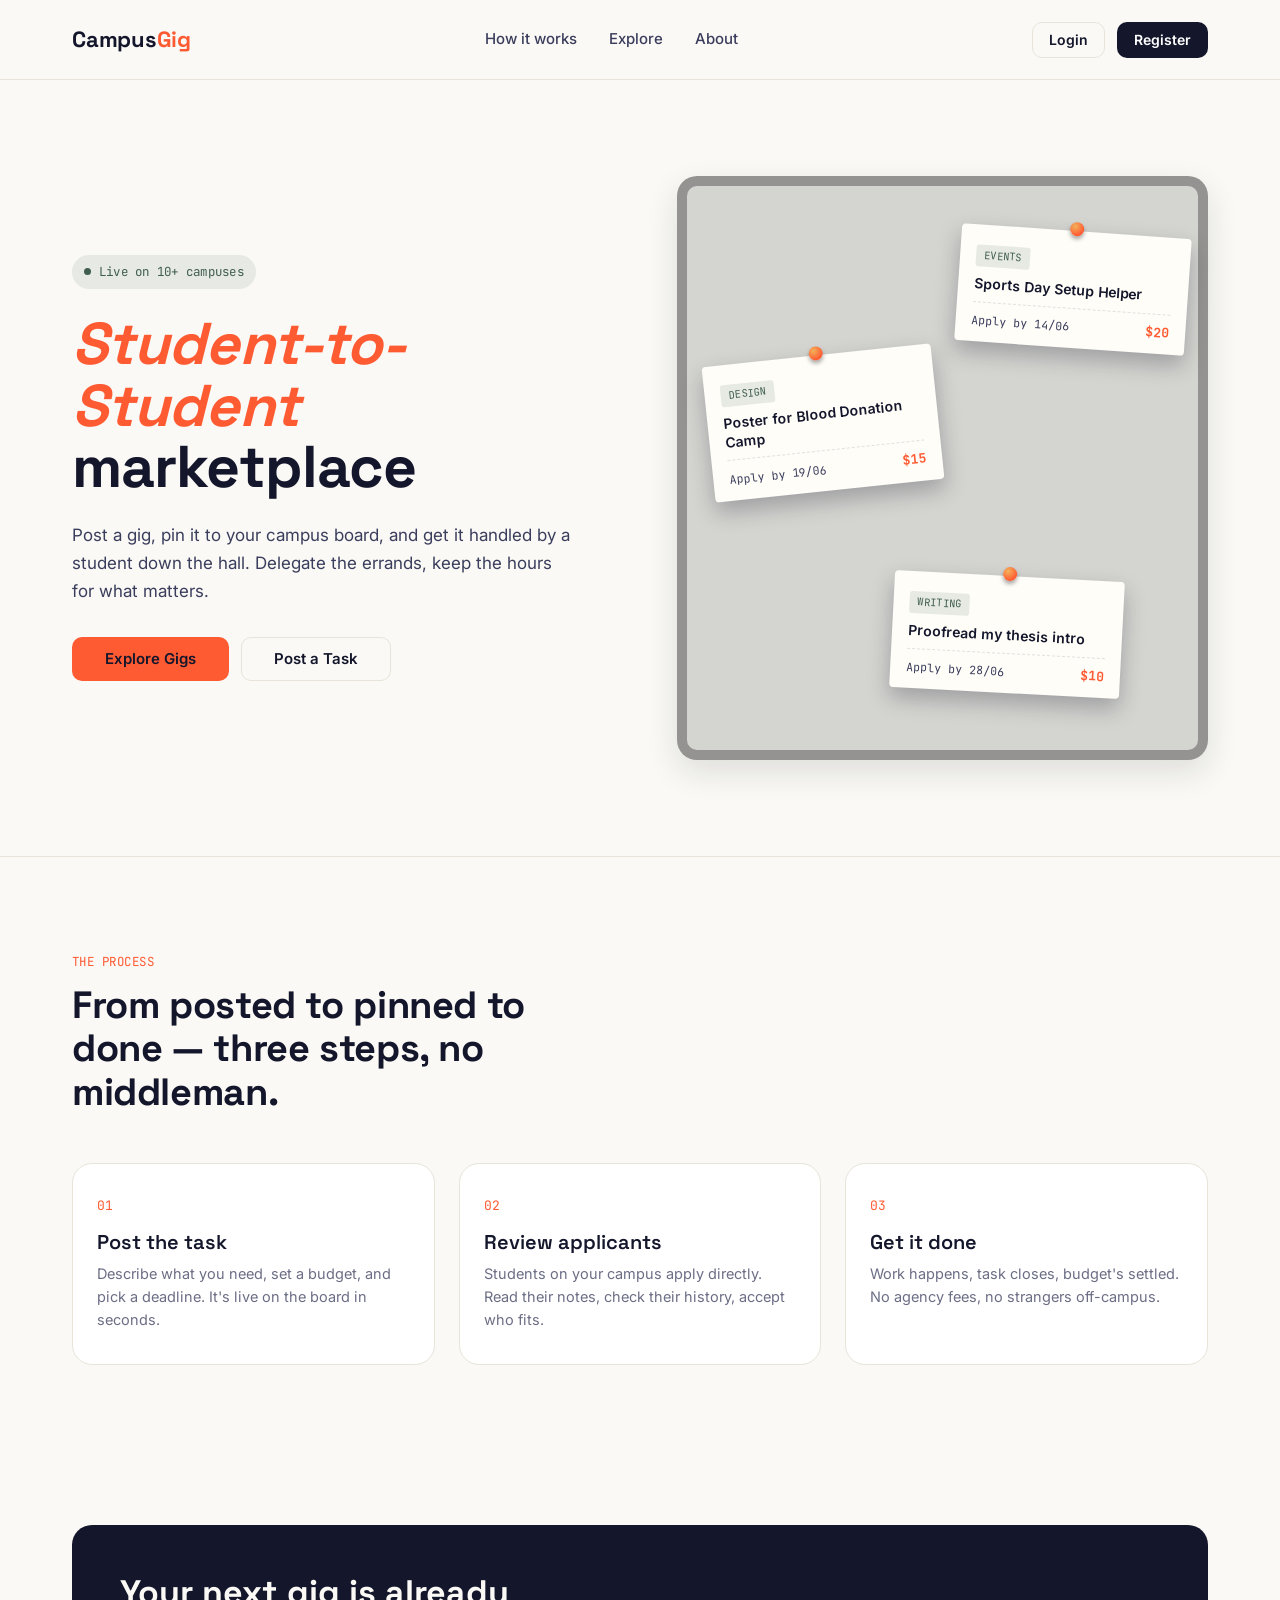
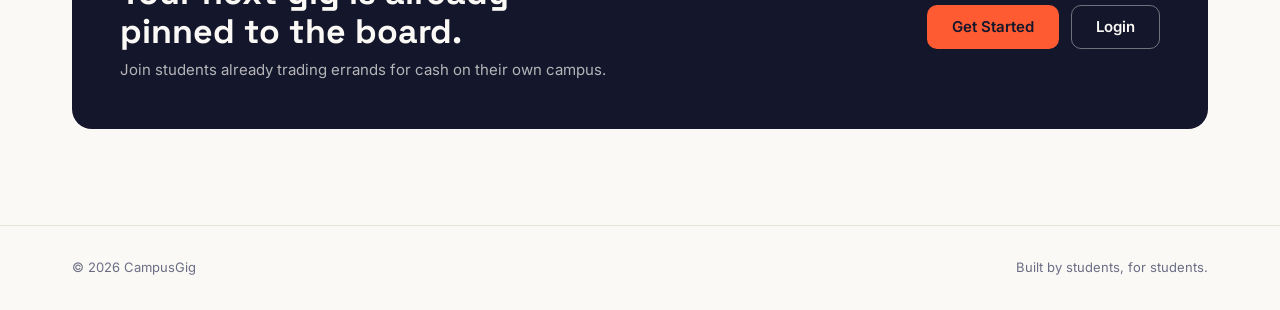
<file: CampusGig-CADV/index.html>
<!--doctype html>
<html lang="en">
    <head>
        <meta charset="UTF-8" />
        <meta name="viewport" content="width=device-width, initial-scale=1.0" />
        <title>CampusGig — The Student Errand Marketplace</title>
        <link rel="stylesheet" href="css/style.css" />
        <link rel="stylesheet" href="https://fonts.googleapis.com/css2?family=Material+Symbols+Outlined" />
    </head>
    <body>
        <header class="site-header">
            <div class="container">
                <a href="landing.html" class="logo">Campus<span>Gig</span></a>

                <nav class="main-nav" aria-label="Primary">
                    <a href="#">Explore</a>
                    <a href="#">How it works</a>
                    <a href="#">About</a>
                </nav>

                <div class="nav-actions">
                    <a href="login.html" class="btn btn-outline btn-sm">Login</a>
                    <a href="register.html" class="btn btn-dark btn-sm">Register</a>
                </div>
            </div>
        </header>

        <main>
            <section class="hero">
                <div class="container">
                    <div class="hero-content">
                        <span class="hero-eyebrow">● Live on 10+ campuses</span>
                        <h1 class="hero-title">The Student <em>Errand</em> Marketplace</h1>
                        <p class="hero-subtitle">
                            Connect with fellow students to delegate tasks, find short-term gigs, and build a localized
                            economy within your campus community. Focus on your studies while others handle the errands.
                        </p>
                        <div class="hero-actions">
                            <a href="#" class="btn btn-dark">Explore Gigs</a>
                            <a href="#" class="btn btn-outline">Post a Task</a>
                        </div>
                    </div>

                    <div class="hero-visual">
                        <div class="image-placeholder">
                            <span class="material-symbols-outlined hero-icon"> image </span>
                        </div>
                    </div>
                </div>
            </section>
        </main>
    </body>
</html-->
<!doctype html>
<html lang="en">
    <head>
        <meta charset="UTF-8" />
        <meta name="viewport" content="width=device-width, initial-scale=1.0" />
        <title>CampusGig — The Student Errand Marketplace</title>
        <link rel="preconnect" href="https://fonts.googleapis.com" />
        <link
            href="https://fonts.googleapis.com/css2?family=Fraunces:ital,opsz,wght@0,9..144,400;0,9..144,600;0,9..144,700;1,9..144,500&family=Inter:wght@400;500;600;700&family=IBM+Plex+Mono:wght@500&display=swap"
            rel="stylesheet"
        />
        <link
            rel="stylesheet"
            href="https://fonts.googleapis.com/css2?family=Material+Symbols+Outlined:opsz,wght,FILL,GRAD@20..48,100..700,0..1,-50..200"
        />
        <link rel="stylesheet" href="css/style.css" />
    </head>
    <body>
        <header class="site-header">
            <div class="container">
                <a href="landing.html" class="logo">Campus<span>Gig</span></a>

                <nav class="main-nav" aria-label="Primary">
                    <a href="#how">How it works</a>
                    <a href="#explore">Explore</a>
                    <a href="#about">About</a>
                </nav>

                <div class="nav-actions">
                    <a href="login.html" class="btn btn-outline btn-sm">Login</a>
                    <a href="register.html" class="btn btn-dark btn-sm">Register</a>
                </div>
            </div>
        </header>

        <main>
            <section class="hero">
                <div class="container">
                    <div class="hero-content">
                        <span class="hero-eyebrow"><span class="dot"></span> Live on 10+ campuses</span>
                        <h1 class="hero-title"><em>Student-to-Student</em><br />marketplace</h1>
                        <p class="hero-subtitle">
                            Post a gig, pin it to your campus board, and get it handled by a student down the hall.
                            Delegate the errands, keep the hours for what matters.
                        </p>
                        <div class="hero-actions">
                            <a href="applicant-dashboard.html" class="btn btn-gold">Explore Gigs</a>
                            <a href="login.html" class="btn btn-outline">Post a Task</a>
                        </div>
                    </div>

                    <div class="hero-visual">
                        <div
                            class="corkboard"
                            role="img"
                            aria-label="A campus corkboard pinned with three sample gig listings"
                        >
                            <div class="pin-card pin-card--a">
                                <span class="pin-tag">DESIGN</span>
                                <p class="pin-title">Poster for Blood Donation Camp</p>
                                <div class="pin-foot"><span>Apply by 19/06</span><strong>$15</strong></div>
                            </div>
                            <div class="pin-card pin-card--b">
                                <span class="pin-tag">EVENTS</span>
                                <p class="pin-title">Sports Day Setup Helper</p>
                                <div class="pin-foot"><span>Apply by 14/06</span><strong>$20</strong></div>
                            </div>
                            <div class="pin-card pin-card--c">
                                <span class="pin-tag">WRITING</span>
                                <p class="pin-title">Proofread my thesis intro</p>
                                <div class="pin-foot"><span>Apply by 28/06</span><strong>$10</strong></div>
                            </div>
                        </div>
                    </div>
                </div>
            </section>

            <section class="how" id="how">
                <div class="container">
                    <div class="how-head">
                        <span class="section-eyebrow">THE PROCESS</span>
                        <h2>From posted to pinned to done — three steps, no middleman.</h2>
                    </div>

                    <div class="how-steps">
                        <div class="how-step">
                            <div class="num">01</div>
                            <h3>Post the task</h3>
                            <p>
                                Describe what you need, set a budget, and pick a deadline. It's live on the board in
                                seconds.
                            </p>
                        </div>
                        <div class="how-step">
                            <div class="num">02</div>
                            <h3>Review applicants</h3>
                            <p>
                                Students on your campus apply directly. Read their notes, check their history, accept
                                who fits.
                            </p>
                        </div>
                        <div class="how-step">
                            <div class="num">03</div>
                            <h3>Get it done</h3>
                            <p>Work happens, task closes, budget's settled. No agency fees, no strangers off-campus.</p>
                        </div>
                    </div>
                </div>
            </section>

            <section class="cta" id="explore">
                <div class="container">
                    <div class="cta-box">
                        <div>
                            <h2>Your next gig is already pinned to the board.</h2>
                            <p>Join students already trading errands for cash on their own campus.</p>
                        </div>
                        <div class="cta-actions">
                            <a href="register.html" class="btn btn-gold">Get Started</a>
                            <a href="login.html" class="btn btn-outline btn-outline-inverse">Login</a>
                        </div>
                    </div>
                </div>
            </section>
        </main>

        <footer class="site-footer" id="about">
            <div class="container">
                <span>© 2026 CampusGig</span>
                <span>Built by students, for students.</span>
            </div>
        </footer>
        <div id="toastContainer" class="toast-container"></div>
    </body>
</html>
</file>
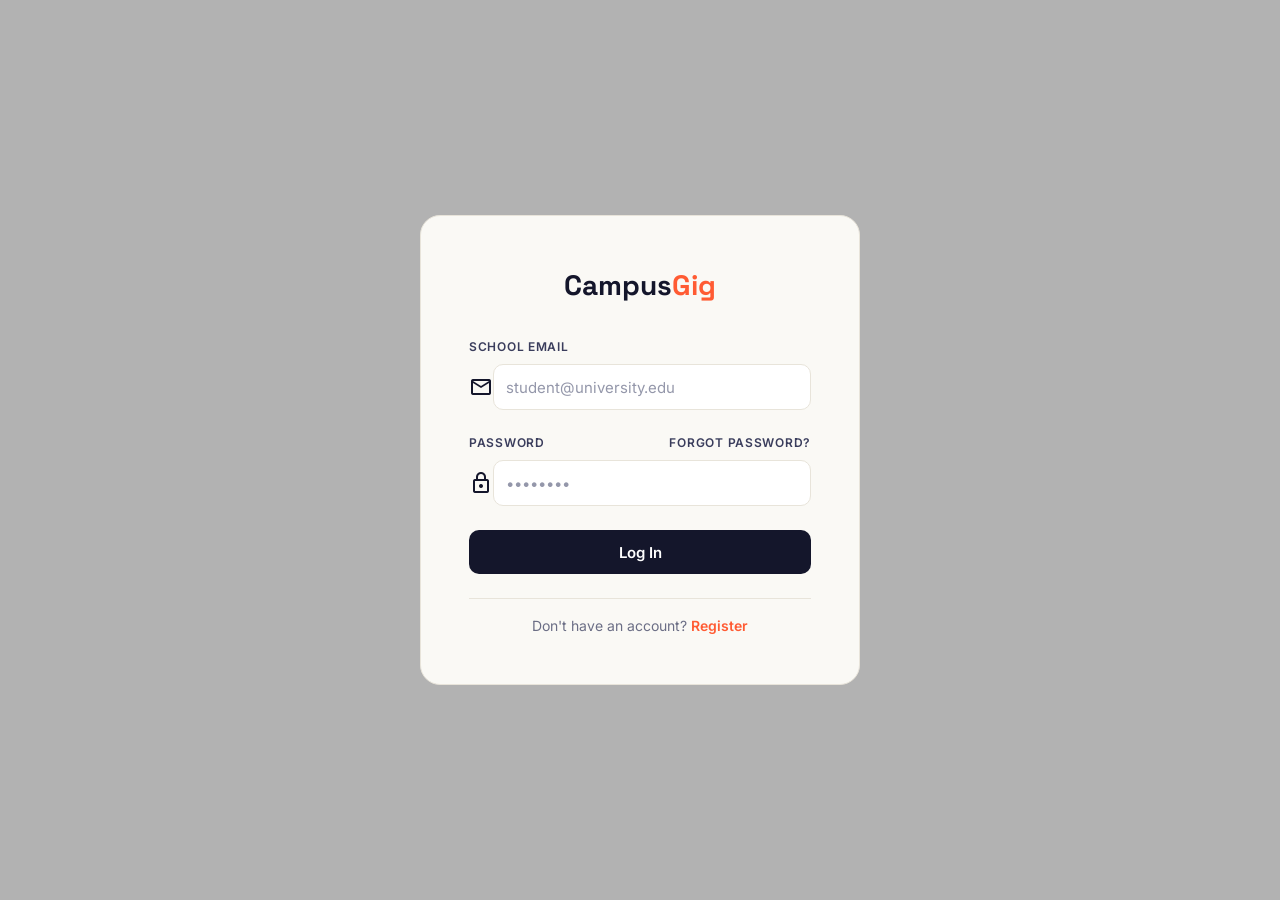
<file: CampusGig-CADV/applicant-dashboard.html>
<!doctype html>
<html lang="en">
    <head>
        <meta charset="UTF-8" />
        <meta name="viewport" content="width=device-width, initial-scale=1.0" />
        <title>Dashboard — CampusGig</title>
        <link rel="stylesheet" href="css/style.css" />
        <link
            rel="stylesheet"
            href="https://fonts.googleapis.com/css2?family=Material+Symbols+Outlined:opsz,wght,FILL,GRAD@20..48,100..700,0..1,-50..200"
        />
    </head>
    <body>
        <div id="navbar"></div>

        <div id="sidebarContainer"></div>

        <main class="dashboard-main">
            <div class="page-container">
                <form id="searchForm" class="search-bar">
                    <span class="material-symbols-outlined">search</span>
                    <input type="text" id="searchInput" placeholder="Search tasks..." />
                    <button type="submit" id="searchBtn" class="btn btn-dark btn-sm">Search</button>
                </form>

                <div class="filter-bar">
                    <span class="filter-label">Filters:</span>
                    <div id="filterContainer"></div>
                </div>
                <p id="taskCount" class="task-count"></p>
                <p class="page-header">
                    
                    <h2>Available Tasks</h2>
                 <br>
                </p>
                
                <div id="loadingState" class="loading-state">
                    <span class="material-symbols-outlined"> progress_activity </span>

                    <p>Loading tasks...</p>
                </div>

                <div id="taskContainer" class="gig-grid"></div>

                <div id="emptyState" class="empty-state hidden">
                    <span class="material-symbols-outlined">work_off</span>
                    <h3>No tasks found</h3>
                    <p>There are currently no available tasks.</p>
                </div>
            </div>
            
        </main>
        <div id="toastContainer" class="toast-container"></div>

        <script src="js/config.js"></script>
        <script src="js/api.js"></script>
        <script src="js/auth.js"></script>
        <script src="js/common.js"></script>
        <script src="js/applicant-dashboard.js"></script>

        <script>
            requireLogin();
            initializePage();
        </script>
    </body>
</html>
</file>
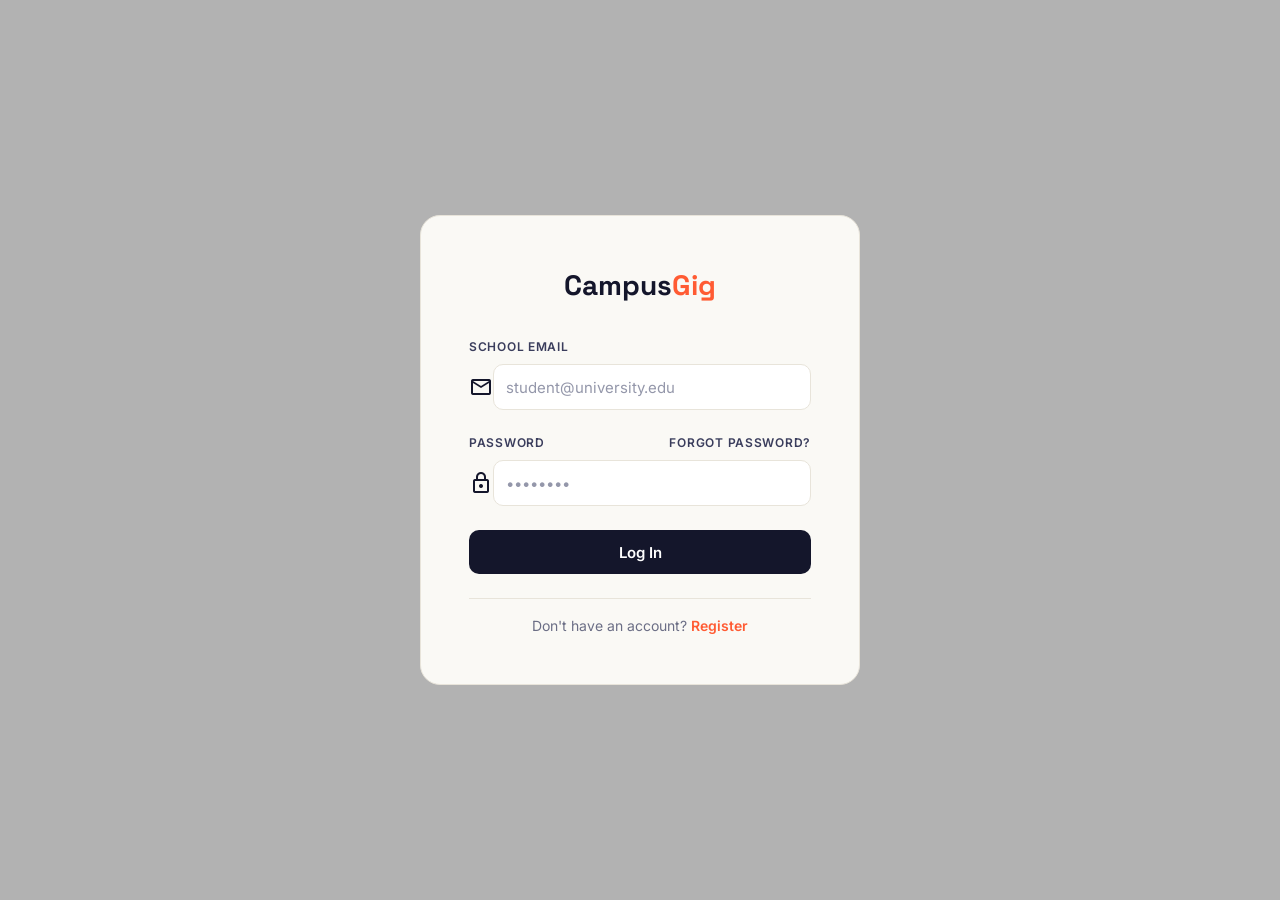
<file: CampusGig-CADV/create-task.html>
<!doctype html>
<html lang="en">
    <head>
        <meta charset="UTF-8" />
        <meta name="viewport" content="width=device-width, initial-scale=1.0" />
        <title>Post a New Gig — CampusGig</title>
        <link rel="stylesheet" href="css/style.css" />
        <link
            rel="stylesheet"
            href="https://fonts.googleapis.com/css2?family=Material+Symbols+Outlined:opsz,wght,FILL,GRAD@20..48,100..700,0..1,-50..200"
        />
    </head>
    <body>
        <div id="navbar"></div>

        <div id="sidebarContainer"></div>

        <div class="form-page">
            <a href="my-tasks.html" class="back-link">
                <span class="material-symbols-outlined">arrow_back</span>
                Back to Tasks
            </a>

            <div class="form-page-header">
                <h1 id="pageTitle">Post a New Gig</h1>
                <p id="pageSubtitle">
                    Reach out to skilled students for your project. Fill out the details below to attract the best
                    applicants.
                </p>
            </div>

            <form id="createTaskForm" novalidate>
                <div class="form-section">
                    <div class="form-group">
                        <label class="form-label" for="title">Title</label>
                        <div class="input-field">
                            <input
                                type="text"
                                id="title"
                                name="title"
                                maxlength="100"
                                placeholder="e.g. Graphic Design for Student Event"
                            />
                        </div>
                        <p id="titleError" class="error-message"></p>
                    </div>

                    <div class="form-row">
                        <div class="form-group">
                            <label class="form-label" for="category">Category</label>
                            <div class="input-field has-select">
                                <select id="category" name="category">
                                    <option value="" disabled selected hidden>Select a Category</option>
                                    <option value="Design">Design</option>
                                    <option value="Web Development">Web Development</option>
                                    <option value="Writing">Writing</option>
                                    <option value="Documentation">Documentation</option>
                                    <option value="Other">Others</option>
                                </select>
                            </div>
                            <p id="categoryError" class="error-message"></p>
                        </div>
                        <div class="form-group hidden" id="otherCategoryGroup">
                            <label class="form-label" for="otherCategory">New Category</label>

                            <div class="input-field">
                                <input
                                    type="text"
                                    id="otherCategory"
                                    maxlength="50"
                                    placeholder="Enter a new category"
                                />
                            </div>

                            <p id="otherCategoryError" class="error-message"></p>
                        </div>
                        <div class="form-group">
                            <label class="form-label" for="budget">Budget (Est.)</label>
                            <div class="input-field has-prefix">
                                <span class="prefix">$</span>
                                <input type="number" id="budget" name="budget" placeholder="0.00" min="0" step="0.01" />
                            </div>
                            <p id="budgetError" class="error-message"></p>
                        </div>
                    </div>
                </div>

                <div class="form-section">
                    <div class="form-row">
                        <div class="form-group">
                            <label class="form-label" for="location">Location</label>
                            <div class="input-field">
                                <input
                                    type="text"
                                    id="location"
                                    name="location"
                                    maxlength="100"
                                    placeholder="e.g. Online, or On Campus — Student Union, Room 204"
                                />
                            </div>
                            <p id="locationError" class="error-message"></p>
                        </div>
                        <div class="form-group">
                            <label class="form-label" for="applicationDeadline">Deadline Date</label>
                            <div class="input-field">
                                <input type="date" id="applicationDeadline" name="application_deadline" />
                            </div>
                            <p id="deadlineError" class="error-message"></p>
                        </div>
                    </div>

                    <div class="form-group">
                        <label class="form-label" for="durationValue"> Estimated Duration </label>

                        <div class="form-row">
                            <div class="input-field">
                                <input type="number" id="durationValue" min="1" placeholder="2" />
                            </div>

                            <div class="input-field has-select">
                                <select id="durationUnit">
                                    <option value="min">Minutes</option>
                                    <option value="hr" selected>Hours</option>
                                    <option value="day">Days</option>
                                </select>
                            </div>
                        </div>

                        <p id="durationError" class="error-message"></p>
                    </div>
                </div>

                <div class="form-section">
                    <div class="form-group">
                        <label class="form-label" for="description">Description</label>
                        <textarea
                            class="form-textarea"
                            id="description"
                            name="description"
                            maxlength="1000"
                            placeholder="Describe the requirements, deliverables, and any specific skills needed..."
                            style="min-height: 180px"
                        ></textarea>
                        <p id="descriptionError" class="error-message"></p>
                    </div>
                </div>

                <div class="form-submit-row">
                    <button id="createTaskBtn" type="submit" class="btn btn-dark">Post Task</button>
                </div>
            </form>
        </div>
<div id="toastContainer" class="toast-container"></div>
        <script src="js/config.js"></script>
        <script src="js/api.js"></script>
        <script src="js/auth.js"></script>
        <script src="js/common.js"></script>
        <script src="js/create-task.js"></script>

        <script>
            requireLogin();
            initializePage();
        </script>
    </body>
</html>
</file>
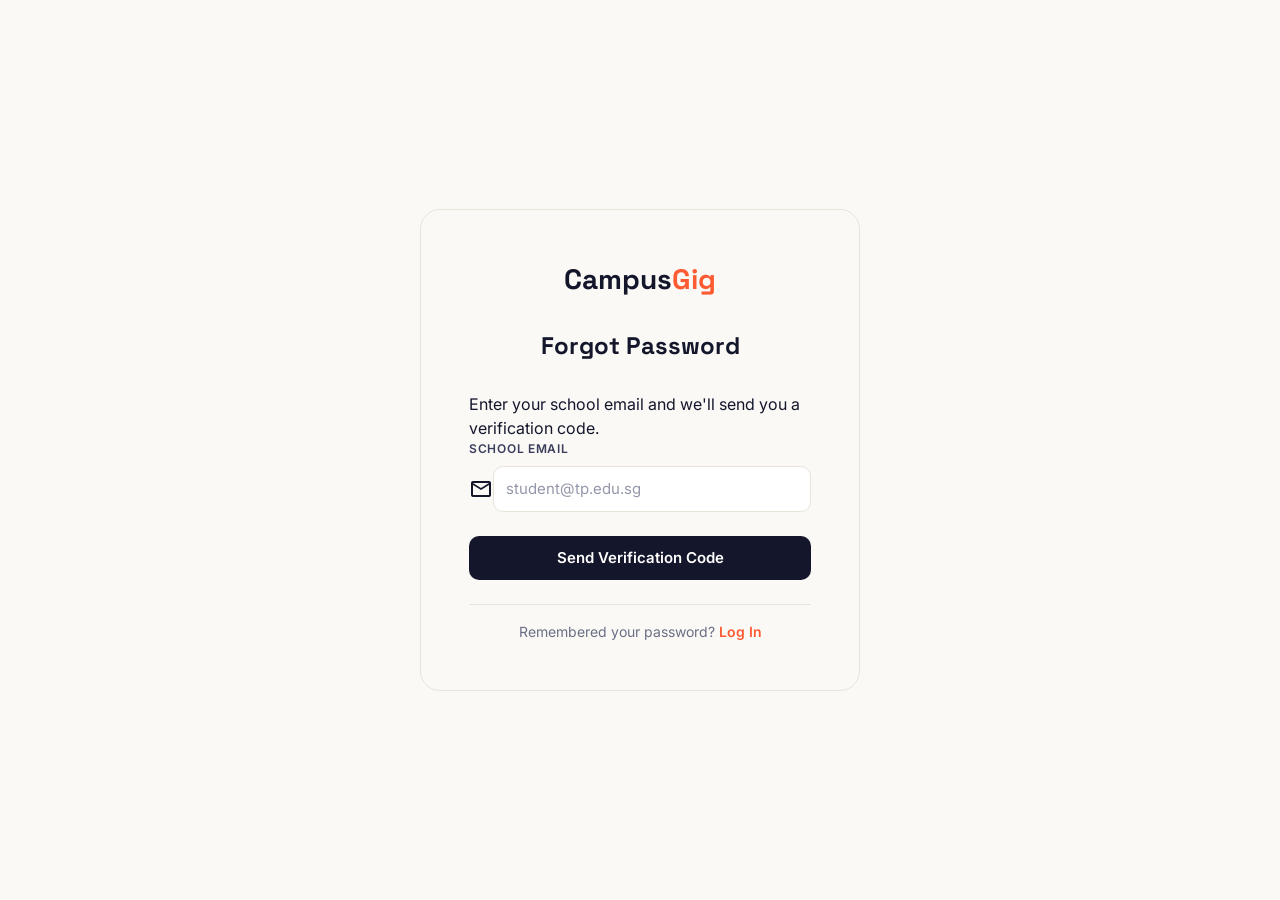
<file: CampusGig-CADV/forgot-password.html>
<!doctype html>
<html lang="en">
    <head>
        <meta charset="UTF-8" />
        <meta name="viewport" content="width=device-width, initial-scale=1.0" />
        <title>Forgot Password - CampusGig</title>

        <link rel="stylesheet" href="css/style.css" />

        <link rel="stylesheet" href="https://fonts.googleapis.com/css2?family=Material+Symbols+Outlined" />
    </head>

    <body>
        <main class="auth-page">
            <div class="auth-card">
                <p class="auth-logo">Campus<span>Gig</span></p>

                <h1 class="auth-heading">Forgot Password</h1>

                <p class="auth-description">Enter your school email and we'll send you a verification code.</p>

                <form id="forgotPasswordForm">
                    <div class="form-group">
                        <label class="form-label" for="email"> School Email </label>

                        <div class="input-field">
                            <span class="material-symbols-outlined"> mail </span>

                            <input type="email" id="email" placeholder="student@tp.edu.sg" />
                        </div>

                        <p id="emailError" class="error-message"></p>
                    </div>

                    <p id="forgotPasswordError" class="error-message"></p>

                    <button type="submit" class="btn btn-dark btn-block">Send Verification Code</button>

                    <hr class="form-divider" />

                    <p class="form-footnote">
                        Remembered your password?
                        <a href="login.html">Log In</a>
                    </p>
                </form>
            </div>
        </main>

        <!-- Verification Modal -->

        <div id="verificationModal" class="verification-modal hidden">
            <div class="verification-modal-content">
                <h2>Verification Code</h2>

                <p class="auth-description">Enter the 6-digit verification code sent to your email.</p>

                <div class="form-group">
                    <input type="text" id="verificationCode" maxlength="6" placeholder="123456" />

                    <p id="verificationError" class="error-message"></p>
                </div>

                <div class="modal-actions">
                    <button id="continueBtn" class="btn btn-dark" type="button">Continue</button>

                    <button id="resendBtn" class="btn btn-outline" type="button">Resend Code</button>
                </div>
            </div>
        </div>
        <div id="toastContainer" class="toast-container"></div>
        <script src="js/config.js"></script>
        <script src="js/api.js"></script>
        <script src="js/forgot-password.js"></script>
    </body>
</html>
</file>
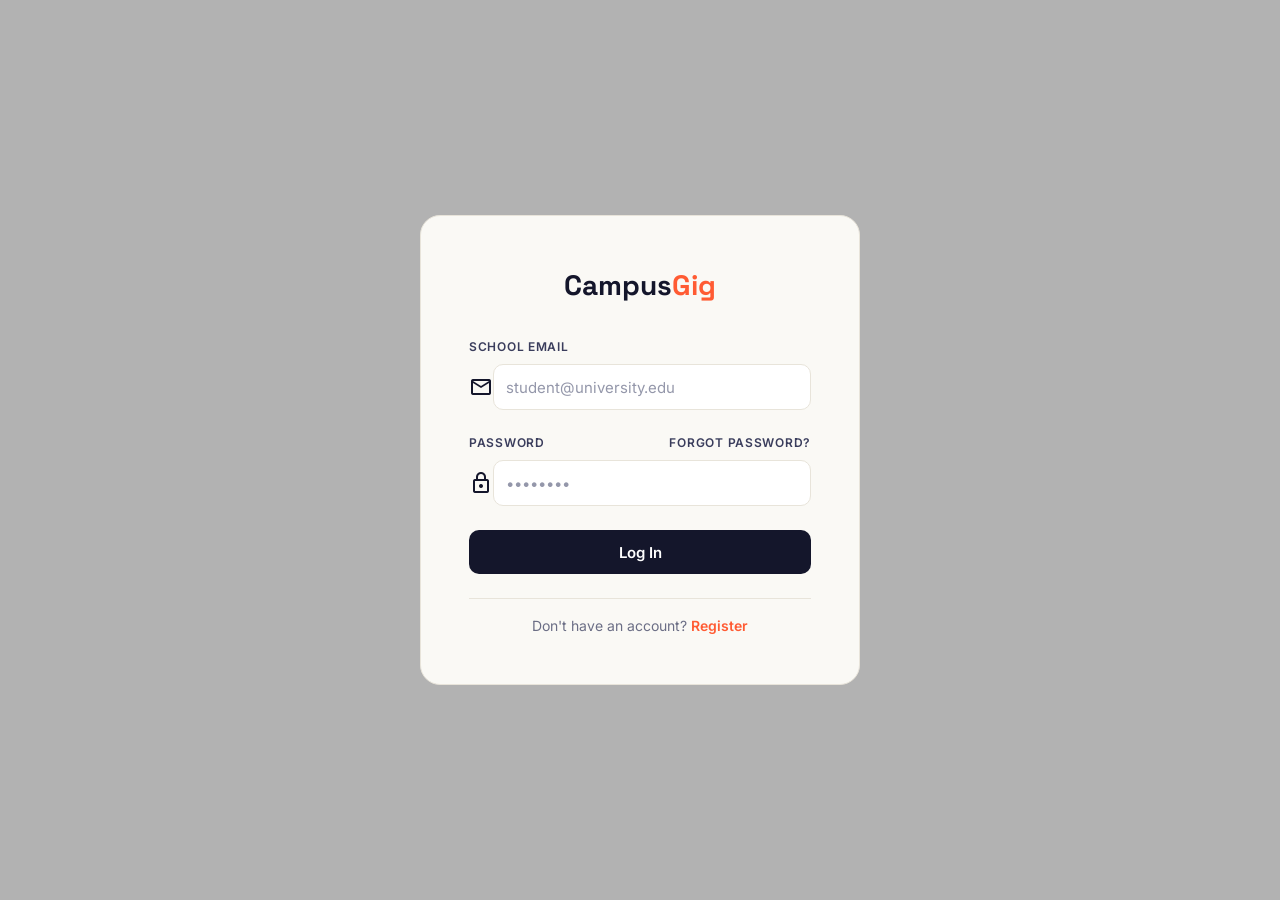
<file: CampusGig-CADV/login.html>
<!doctype html>
<html lang="en">
    <head>
        <meta charset="UTF-8" />
        <meta name="viewport" content="width=device-width, initial-scale=1.0" />
        <title>Login - CampusGig</title>

        <link rel="stylesheet" href="css/style.css" />

        <link rel="stylesheet" href="https://fonts.googleapis.com/css2?family=Material+Symbols+Outlined" />
    </head>

    <body style="background-color: rgba(0, 0, 0, 0.3)">
        <main class="auth-page">
            <div class="auth-card">
                <p class="auth-logo">Campus<span>Gig</span></p>

                <form id="loginForm">
                    <div class="form-group">
                        <label class="form-label" for="email"> School Email </label>

                        <div class="input-field">
                            <span class="material-symbols-outlined"> mail </span>

                            <input type="email" id="email" placeholder="student@university.edu" />
                        </div>

                        <p id="emailError" class="error-message"></p>
                    </div>

                    <div class="form-group">
                        <label class="form-label password-label" for="password">
                            <span>Password</span>

                            <a href="forgot-password.html"> Forgot Password? </a>
                        </label>

                        <div class="input-field">
                            <span class="material-symbols-outlined"> lock </span>

                            <input type="password" id="password" placeholder="••••••••" />
                        </div>

                        <p id="passwordError" class="error-message"></p>
                    </div>

                    <p id="loginError" class="error-message"></p>

                    <button type="submit" class="btn btn-dark btn-block">Log In</button>

                    <hr class="form-divider" />

                    <p class="form-footnote">
                        Don't have an account?
                        <a href="register.html">Register</a>
                    </p>
                </form>
            </div>
        </main>
<div id="toastContainer" class="toast-container"></div>
        <script src="js/config.js"></script>
        <script src="js/api.js"></script>
        <script src="js/auth.js"></script>
        <script src="js/common.js"></script>
        <script src="js/login.js"></script>
    </body>
</html>
</file>
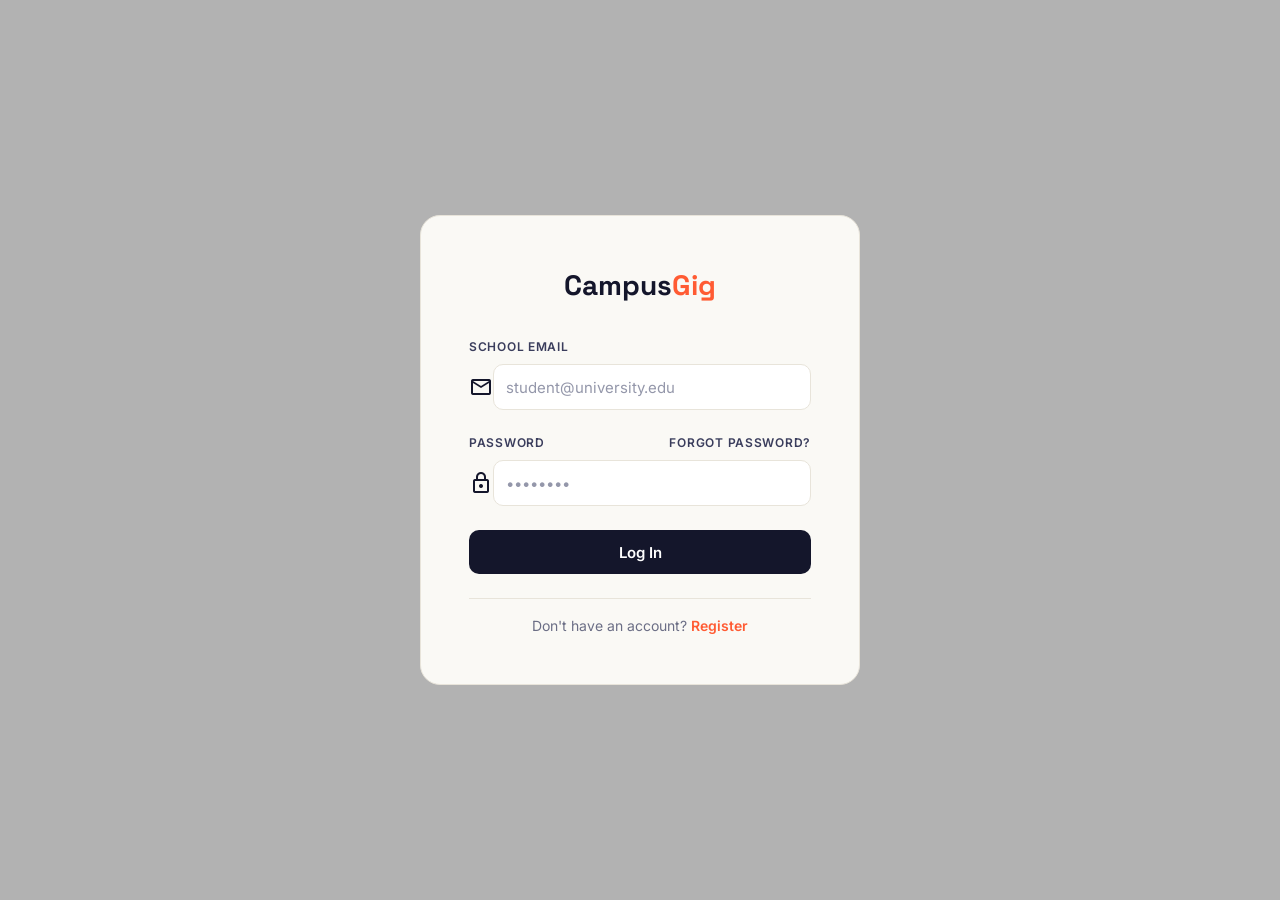
<file: CampusGig-CADV/my-applications.html>
<!doctype html>
<html lang="en">
    <head>
        <meta charset="UTF-8" />
        <meta name="viewport" content="width=device-width, initial-scale=1.0" />
        <title>My Applications — CampusGig</title>
        <link rel="stylesheet" href="css/style.css" />
        <link
            rel="stylesheet"
            href="https://fonts.googleapis.com/css2?family=Material+Symbols+Outlined:opsz,wght,FILL,GRAD@20..48,100..700,0..1,-50..200"
        />
    </head>
    <body>
        <div id="navbar"></div>

        <div id="sidebarContainer"></div>

        <main class="dashboard-main">
            <div class="page-heading-row">
                <h1 class="page-heading">My Applications</h1>
            </div>

            <div id="loadingState" class="loading-state">Loading applications...</div>

            <div id="tableContainer" class="table-card">
                <table class="applications-table">
                    <thead>
                        <tr>
                            <th>Task ID</th>
                            <th>Status</th>
                            <th>Applied On</th>
                            <th>Actions</th>
                        </tr>
                    </thead>
                    <tbody id="applicationTableBody"></tbody>
                </table>
            </div>

            <div id="emptyState" class="empty-state hidden">
                <span class="material-symbols-outlined">work_off</span>
                <h3>No applications found</h3>
                <p>You haven't applied for any tasks yet.</p>
            </div>
        </main>

        <div id="withdrawModal" class="modal-overlay hidden">
            <div class="modal" role="dialog" aria-modal="true" aria-labelledby="withdraw-modal-title">
                <div class="modal-header">
                    <h2 id="withdraw-modal-title">Withdraw Application</h2>
                    <button id="closeWithdrawBtn" class="modal-close" aria-label="Close">
                        <span class="material-symbols-outlined">close</span>
                    </button>
                </div>
                <p>Are you sure you want to withdraw this application?</p>
                <div class="modal-actions">
                    <button id="cancelWithdrawBtn" class="btn btn-neutral">Cancel</button>
                    <button id="confirmWithdrawBtn" class="btn btn-dark">Withdraw</button>
                </div>
            </div>
        </div>
        <div id="editModal" class="modal-overlay hidden">
            <div class="modal" role="dialog" aria-modal="true" aria-labelledby="edit-modal-title">
                <div class="modal-header">
                    <h2 id="edit-modal-title">Edit Application</h2>

                    <button id="closeEditBtn" class="modal-close" type="button">
                        <span class="material-symbols-outlined"> close </span>
                    </button>
                </div>

                <div class="form-group">
                    <label class="form-label"> Application Message </label>

                    <textarea id="editApplicationMessage" class="form-textarea" rows="6"></textarea>

                    <p id="editApplicationError" class="error-message"></p>
                </div>

                <div class="modal-actions">
                    <button id="cancelEditBtn" class="btn btn-neutral" type="button">Cancel</button>

                    <button id="saveEditBtn" class="btn btn-dark" type="button">Save Changes</button>
                </div>
            </div>
        </div>
<div id="toastContainer" class="toast-container"></div>
        <script src="js/config.js"></script>
        <script src="js/api.js"></script>
        <script src="js/auth.js"></script>
        <script src="js/common.js"></script>
        <script src="js/my-applications.js"></script>

        <script>
            requireLogin();
            initializePage();
        </script>
    </body>
</html>
</file>
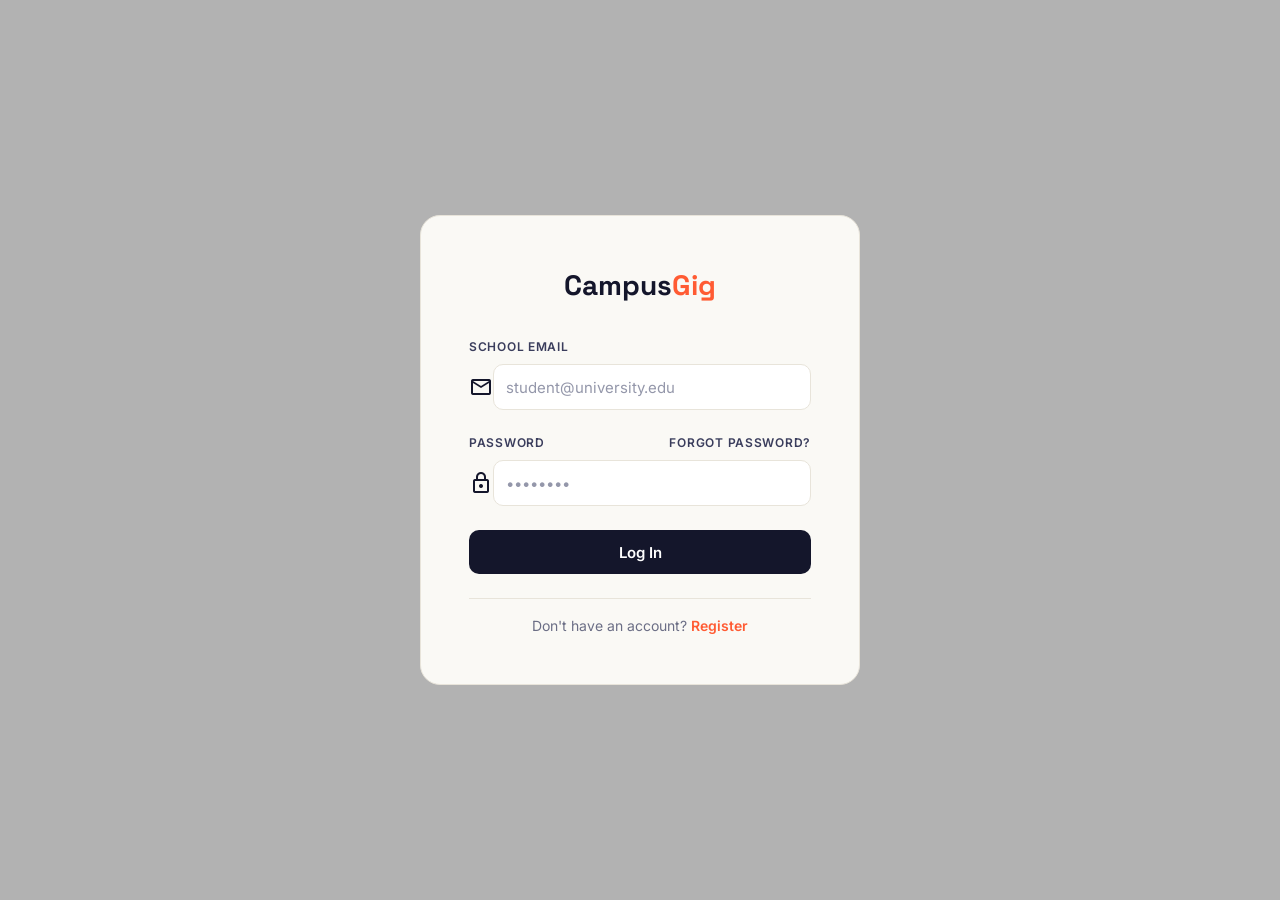
<file: CampusGig-CADV/my-tasks.html>
<!doctype html>
<html lang="en">
    <head>
        <meta charset="UTF-8" />
        <meta name="viewport" content="width=device-width, initial-scale=1.0" />
        <title>My Posted Tasks — CampusGig</title>
        <link rel="stylesheet" href="css/style.css" />
        <link
            rel="stylesheet"
            href="https://fonts.googleapis.com/css2?family=Material+Symbols+Outlined:opsz,wght,FILL,GRAD@20..48,100..700,0..1,-50..200"
        />
    </head>
    <body>
        <div id="navbar"></div>

        <div id="sidebarContainer"></div>

        <main class="dashboard-main">
            <div class="page-heading-row">
                <h1 class="page-heading">My Posted Tasks</h1>
                <a href="create-task.html" class="btn btn-dark">
                    <span class="material-symbols-outlined">add</span>
                    Create Task
                </a>
            </div>

            <div id="loadingState" class="loading-state">Loading tasks...</div>

            <div class="table-card">
                <table class="applications-table">
                    <thead>
                        <tr>
                            <th>Task Details</th>
                            <th>Status</th>
                            <th>Applicants</th>
                            <th>Budget</th>
                            <th>Actions</th>
                        </tr>
                    </thead>
                    <tbody id="taskTableBody"></tbody>
                </table>
            </div>

            <div id="emptyState" class="empty-state hidden">
                <span class="material-symbols-outlined">work_off</span>
                <h3>No tasks found</h3>
                <p>You haven't posted any tasks yet.</p>
            </div>
        </main>

        <div id="deleteModal" class="modal-overlay">
            <div class="modal" role="dialog" aria-modal="true" aria-labelledby="delete-modal-title">
                <div class="modal-header">
                    <h2 id="delete-modal-title">Confirm Delete</h2>
                    <button id="closeDeleteBtn" class="modal-close" aria-label="Close">
                        <span class="material-symbols-outlined">close</span>
                    </button>
                </div>
                <p>Are you sure you want to delete this Task?</p>
                <div class="modal-actions">
                    <button id="cancelDeleteBtn" class="btn btn-neutral">Cancel</button>
                    <button id="confirmDeleteBtn" class="btn btn-dark">Delete Task</button>
                </div>
            </div>
        </div>
        <div id="toastContainer" class="toast-container"></div>
        <script src="js/config.js"></script>
        <script src="js/api.js"></script>
        <script src="js/auth.js"></script>
        <script src="js/common.js"></script>
        <script src="js/my-tasks.js"></script>

        <script>
            requireLogin();
            initializePage();
        </script>
    </body>
</html>
</file>
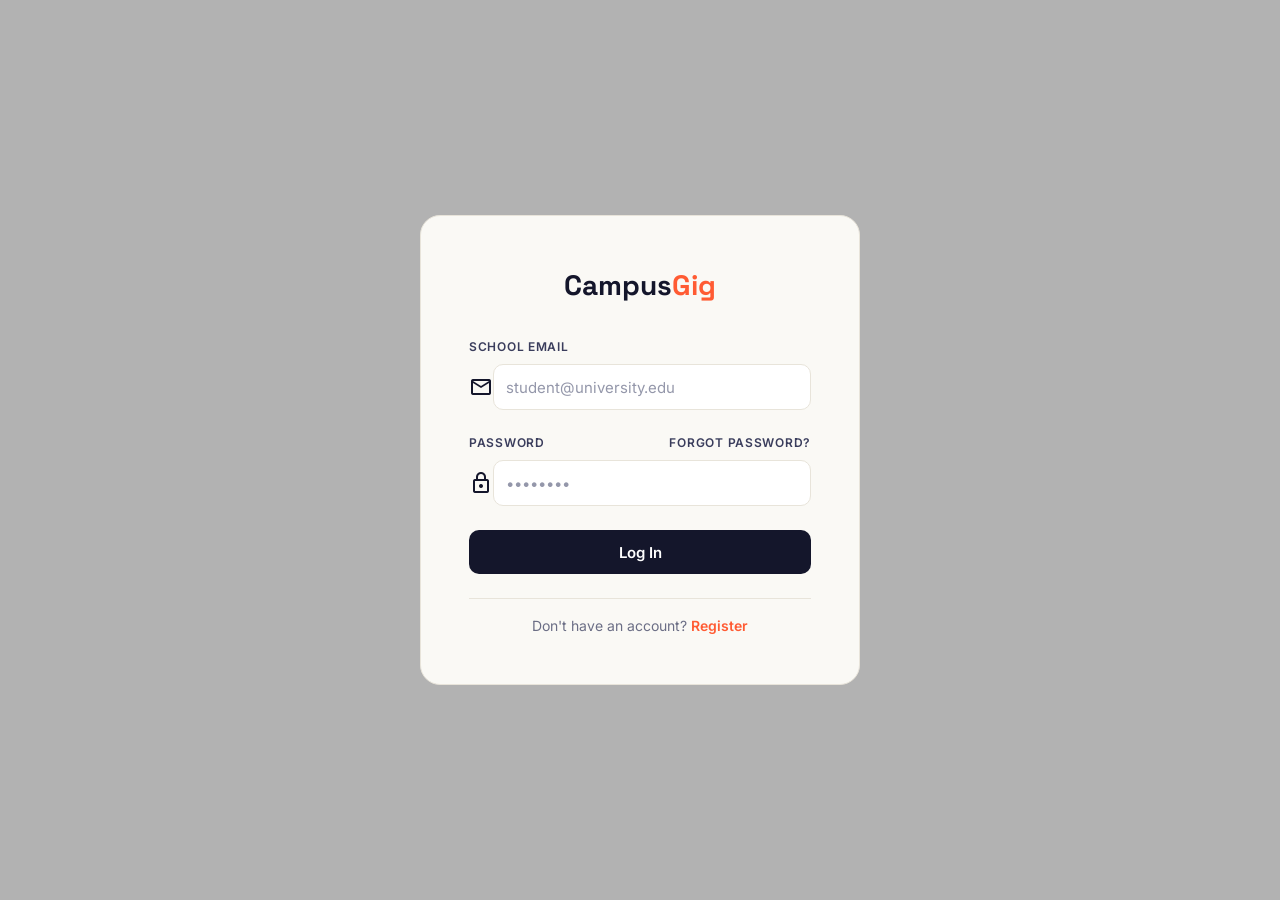
<file: CampusGig-CADV/profile.html>
<!doctype html>
<html lang="en">
    <head>
        <meta charset="UTF-8" />
        <meta name="viewport" content="width=device-width, initial-scale=1.0" />
        <title>My Profile - CampusGig</title>

        <link rel="stylesheet" href="css/style.css" />

        <link rel="stylesheet" href="https://fonts.googleapis.com/css2?family=Material+Symbols+Outlined" />
    </head>

    <body>
        <div id="navbar"></div>

        <div id="sidebarContainer"></div>

        <main class="profile-page">
            <h1 class="page-heading">My Profile</h1>

            <div class="profile-header-card">
                <label for="profileImageInput" class="avatar">
                    <img id="profileImage" class="profile-image hidden" alt="Profile Picture" />

                    <span id="avatarInitials"></span>

                    <div class="avatar-overlay">
                        <span class="material-symbols-outlined"> photo_camera </span>

                        <span>Change</span>
                    </div>
                </label>

                <input type="file" id="profileImageInput" accept="image/png,image/jpeg,image/jpg" hidden />

                <div class="profile-header-info">
                    <h2 id="profileName">Full Name</h2>

                    <p id="profileCourse">Course</p>

                    <p id="profileEmail">Email</p>
                </div>
            </div>

            <div class="form-section">
                <h2 class="profile-section-title">About</h2>

                <div class="form-group">
                    <label class="form-label" for="bio"> Bio </label>

                    <textarea id="bio" class="form-textarea" placeholder="Tell us about yourself..."></textarea>
                </div>
            </div>

            <div class="form-section">
                <h2 class="profile-section-title">Account</h2>

                <div class="form-group">
                    <label class="form-label" for="fullname"> Full Name </label>

                    <div class="input-field">
                        <span class="material-symbols-outlined"> person </span>

                        <input type="text" id="fullname" placeholder="Full Name" />
                    </div>

                    <p id="fullnameError" class="error-message"></p>
                </div>

                <div class="form-row">
                    <div class="form-group">
                        <label class="form-label" for="email"> School Email </label>

                        <div class="input-field">
                            <span class="material-symbols-outlined"> mail </span>

                            <input type="email" id="email" readonly />
                        </div>
                    </div>

                    <div class="form-group">
                        <label class="form-label" for="course"> Course </label>

                        <div class="input-field">
                            <span class="material-symbols-outlined"> school </span>

                            <select id="course">
                                <option value="">Select Course</option>

                                <option value="Information Technology">Information Technology</option>

                                <option value="Business">Business</option>

                                <option value="Design">Design</option>

                                <option value="Engineering">Engineering</option>

                                <option value="Other">Other</option>
                            </select>
                        </div>

                        <p id="courseError" class="error-message"></p>
                    </div>
                </div>
            </div>

            <div class="application-actions">
                <button id="cancelBtn" type="button" class="btn btn-outline">Cancel</button>

                <button id="saveProfileBtn" type="button" class="btn btn-dark">Save Changes</button>
            </div>

            <p id="profileError" class="error-message"></p>
        </main>
        <div id="toastContainer" class="toast-container"></div>
        <script src="js/config.js"></script>
        <script src="js/api.js"></script>
        <script src="js/auth.js"></script>
        <script src="js/common.js"></script>
        <script src="js/profile.js"></script>

        <script>
            requireLogin();

            initializePage();
        </script>
    </body>
</html>
</file>
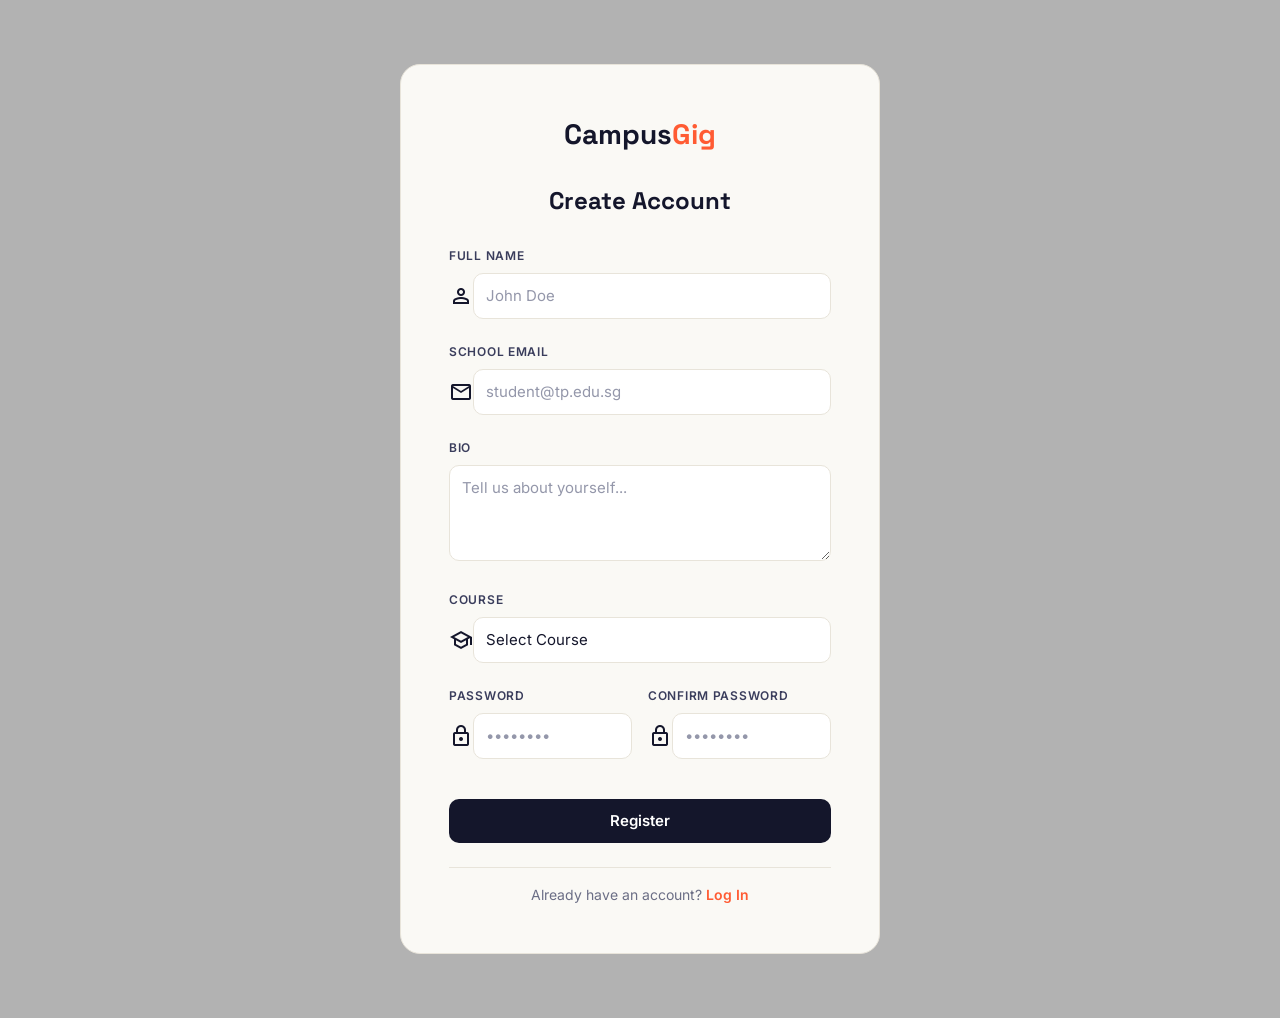
<file: CampusGig-CADV/register.html>
<!doctype html>
<html lang="en">
    <head>
        <meta charset="UTF-8" />
        <meta name="viewport" content="width=device-width, initial-scale=1.0" />
        <title>Create Account - CampusGig</title>

        <link rel="stylesheet" href="css/style.css" />

        <link rel="stylesheet" href="https://fonts.googleapis.com/css2?family=Material+Symbols+Outlined" />
    </head>

    <body style="background-color: rgba(0, 0, 0, 0.3)">
        <main class="auth-page">
            <div class="auth-card auth-card--wide">
                <p class="auth-logo">Campus<span>Gig</span></p>

                <h1 class="auth-heading">Create Account</h1>

                <form id="registerForm">
                    <!-- Full Name -->

                    <div class="form-group">
                        <label class="form-label" for="fullname"> Full Name </label>

                        <div class="input-field">
                            <span class="material-symbols-outlined"> person </span>

                            <input type="text" id="fullname" placeholder="John Doe" />
                        </div>

                        <p id="fullnameError" class="error-message"></p>
                    </div>

                    <!-- Email -->

                    <div class="form-group">
                        <label class="form-label" for="email"> School Email </label>

                        <div class="input-field">
                            <span class="material-symbols-outlined"> mail </span>

                            <input type="email" id="email" placeholder="student@tp.edu.sg" />
                        </div>

                        <p id="emailError" class="error-message"></p>
                    </div>

                    <!-- Bio -->

                    <div class="form-group">
                        <label class="form-label" for="bio"> Bio </label>

                        <textarea id="bio" class="form-textarea" placeholder="Tell us about yourself..."></textarea>
                    </div>

                    <!-- Course -->

                    <div class="form-group">
                        <label class="form-label" for="course"> Course </label>

                        <div class="input-field">
                            <span class="material-symbols-outlined"> school </span>

                            <select id="course">
                                <option value="">Select Course</option>

                                <option value="Information Technology">Information Technology</option>

                                <option value="Business">Business</option>

                                <option value="Design">Design</option>

                                <option value="Engineering">Engineering</option>

                                <option value="Other">Other</option>
                            </select>
                        </div>

                        <p id="courseError" class="error-message"></p>
                    </div>

                    <!-- Password -->

                    <div class="form-row">
                        <div class="form-group">
                            <label class="form-label" for="password"> Password </label>

                            <div class="input-field">
                                <span class="material-symbols-outlined"> lock </span>

                                <input type="password" id="password" placeholder="••••••••" />
                            </div>

                            <p id="passwordError" class="error-message"></p>
                        </div>

                        <div class="form-group">
                            <label class="form-label" for="confirmPassword"> Confirm Password </label>

                            <div class="input-field">
                                <span class="material-symbols-outlined"> lock </span>

                                <input type="password" id="confirmPassword" placeholder="••••••••" />
                            </div>

                            <p id="confirmPasswordError" class="error-message"></p>
                        </div>
                    </div>

                    <p id="registerError" class="error-message"></p>

                    <button type="submit" class="btn btn-dark btn-block">Register</button>

                    <hr class="form-divider" />

                    <p class="form-footnote">
                        Already have an account?
                        <a href="login.html">Log In</a>
                    </p>
                </form>
            </div>
        </main>
<div id="toastContainer" class="toast-container"></div>
        <script src="js/config.js"></script>
        <script src="js/api.js"></script>
        <script src="js/auth.js"></script>
        <script src="js/common.js"></script>
        <script src="js/register.js"></script>
    </body>
</html>
</file>
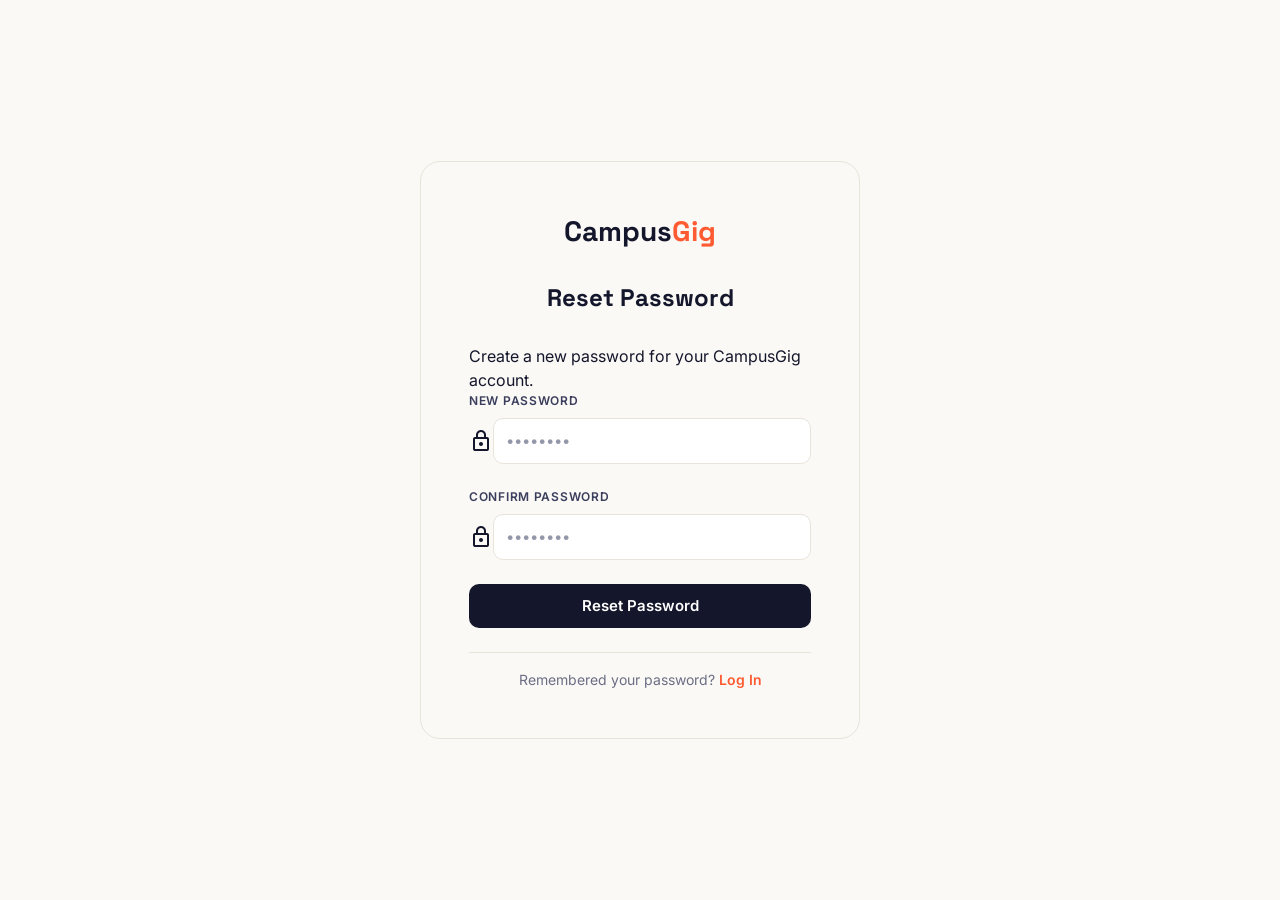
<file: CampusGig-CADV/reset-password.html>
<!doctype html>
<html lang="en">
    <head>
        <meta charset="UTF-8" />
        <meta name="viewport" content="width=device-width, initial-scale=1.0" />
        <title>Reset Password - CampusGig</title>

        <link rel="stylesheet" href="css/style.css" />

        <link rel="stylesheet" href="https://fonts.googleapis.com/css2?family=Material+Symbols+Outlined" />
    </head>

    <body>
        <main class="auth-page">
            <div class="auth-card">
                <p class="auth-logo">Campus<span>Gig</span></p>

                <div id="resetFormSection">
                    <h1 class="auth-heading">Reset Password</h1>

                    <p class="auth-description">Create a new password for your CampusGig account.</p>

                    <form id="resetPasswordForm">
                        <div class="form-group">
                            <label class="form-label" for="newPassword"> New Password </label>

                            <div class="input-field">
                                <span class="material-symbols-outlined"> lock </span>

                                <input type="password" id="newPassword" placeholder="••••••••" />
                            </div>

                            <p id="passwordError" class="error-message"></p>
                        </div>

                        <div class="form-group">
                            <label class="form-label" for="confirmPassword"> Confirm Password </label>

                            <div class="input-field">
                                <span class="material-symbols-outlined"> lock </span>

                                <input type="password" id="confirmPassword" placeholder="••••••••" />
                            </div>

                            <p id="confirmPasswordError" class="error-message"></p>
                        </div>

                        <p id="resetPasswordError" class="error-message"></p>

                        <button type="submit" class="btn btn-dark btn-block">Reset Password</button>

                        <hr class="form-divider" />

                        <p class="form-footnote">
                            Remembered your password?
                            <a href="login.html">Log In</a>
                        </p>
                    </form>
                </div>

                <div id="successSection" class="hidden">
                    <span class="material-symbols-outlined success-icon"> check_circle </span>

                    <h1 class="auth-heading">Password Reset</h1>

                    <p class="auth-description">Your password has been updated successfully.</p>

                    <a href="login.html" class="btn btn-dark btn-block"> Log In </a>
                </div>
            </div>
        </main>
        <div id="toastContainer" class="toast-container"></div>
        <script src="js/config.js"></script>
        <script src="js/api.js"></script>
        <script src="js/reset-password.js"></script>
    </body>
</html>
</file>
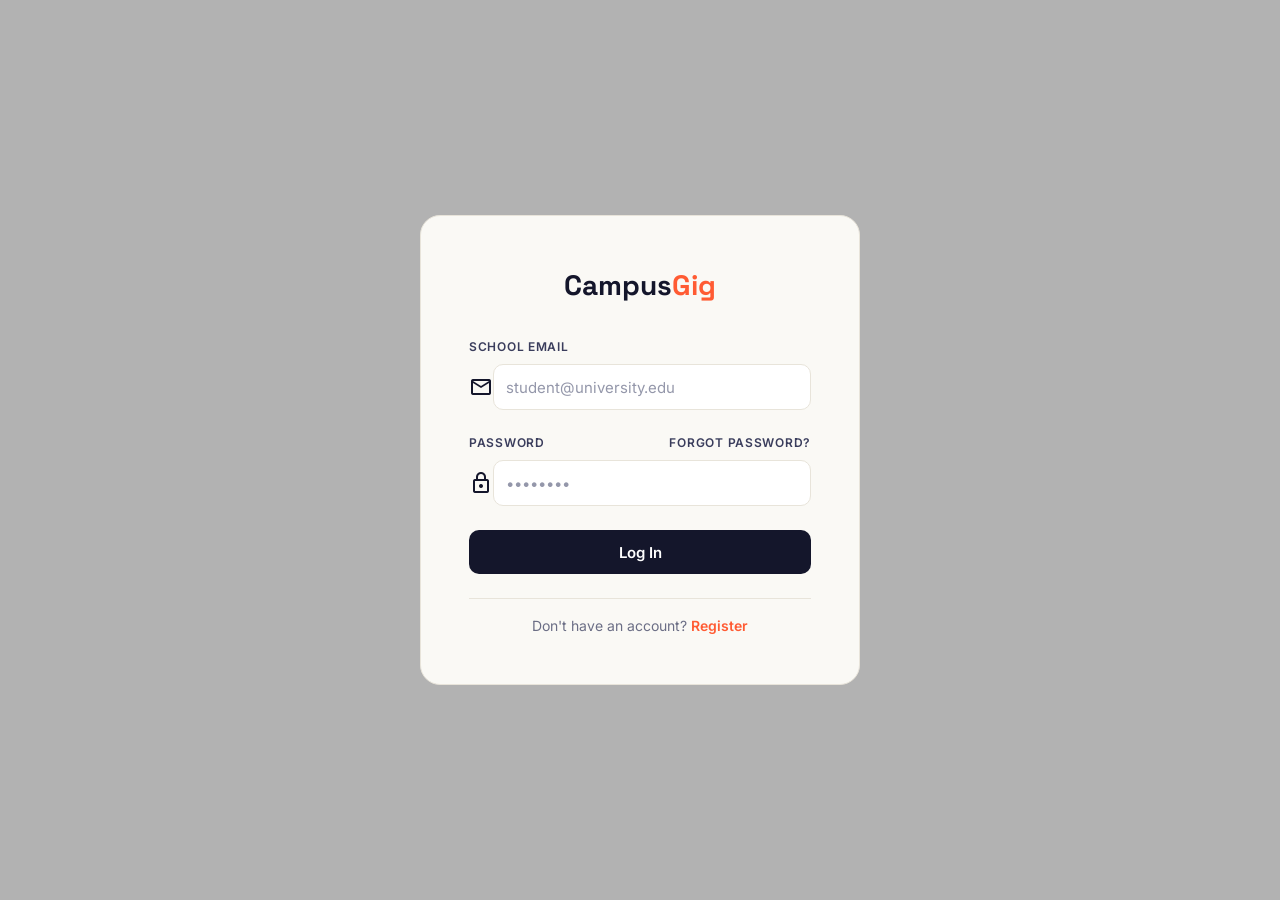
<file: CampusGig-CADV/task-applicants.html>
<!doctype html>
<html lang="en">
    <head>
        <meta charset="UTF-8" />
        <meta name="viewport" content="width=device-width, initial-scale=1.0" />
        <title>Applicants</title>
        <link rel="stylesheet" href="css/style.css" />
        <link
            rel="stylesheet"
            href="https://fonts.googleapis.com/css2?family=Material+Symbols+Outlined:opsz,wght,FILL,GRAD@20..48,100..700,0..1,-50..200"
        />
    </head>
    <body>
        <div id="navbar"></div>

        <div id="sidebarContainer"></div>

        <div class="task-page">
            <a href="my-tasks.html" class="back-link">
                <span class="material-symbols-outlined">arrow_back</span>
                Back to Tasks
            </a>

            <div id="loadingState" class="loading-state">Loading applicants...</div>
            <div id="errorState" class="empty-state hidden">
                <span class="material-symbols-outlined">error</span>
                <h3>Unable to load applicants</h3>
                <p>Please try again later.</p>
            </div>
            <div id="taskContent" class="hidden">
                <div class="task-summary-card">
                    <div>
                        <h1 id="taskTitle"></h1>
                        <p id="taskDescription"></p>
                    </div>
                    <span id="taskStatus" class="status-pill"></span>
                </div>

                <h2 class="section-label">Pending Applicants : <span id="pendingCount">0</span></h2>

                <div id="applicantContainer" class="applicant-list"></div>

                <div id="emptyState" class="empty-state hidden">
                    <span class="material-symbols-outlined">group_off</span>
                    <h3>No applicants yet</h3>
                    <p>Nobody has applied for this task.</p>
                </div>
            </div>
        </div>

        <div id="acceptModal" class="modal-overlay hidden">
            <div class="modal" role="dialog" aria-modal="true" aria-labelledby="accept-modal-title">
                <div class="modal-header">
                    <h2 id="accept-modal-title">Accept Applicant</h2>
                    <button id="closeAcceptBtn" class="modal-close" aria-label="Close">
                        <span class="material-symbols-outlined">close</span>
                    </button>
                </div>
                <p>Accept this applicant for the task?</p>
                <div class="modal-actions">
                    <button id="cancelAcceptBtn" class="btn btn-neutral">Cancel</button>
                    <button id="confirmAcceptBtn" class="btn btn-dark">Accept</button>
                </div>
            </div>
        </div>

        <div id="rejectModal" class="modal-overlay hidden">
            <div class="modal" role="dialog" aria-modal="true" aria-labelledby="reject-modal-title">
                <div class="modal-header">
                    <h2 id="reject-modal-title">Reject Applicant</h2>
                    <button id="closeRejectBtn" class="modal-close" aria-label="Close">
                        <span class="material-symbols-outlined">close</span>
                    </button>
                </div>
                <p>Reject this applicant for the task?</p>
                <div class="modal-actions">
                    <button id="cancelRejectBtn" class="btn btn-neutral">Cancel</button>
                    <button id="confirmRejectBtn" class="btn btn-dark">Reject</button>
                </div>
            </div>
        </div>
        <div id="toastContainer" class="toast-container"></div>

        <script src="js/config.js"></script>
        <script src="js/api.js"></script>
        <script src="js/auth.js"></script>
        <script src="js/common.js"></script>
        <script src="js/task-applicants.js"></script>

        <script>
            requireLogin();
            initializePage();
        </script>
    </body>
</html>
</file>
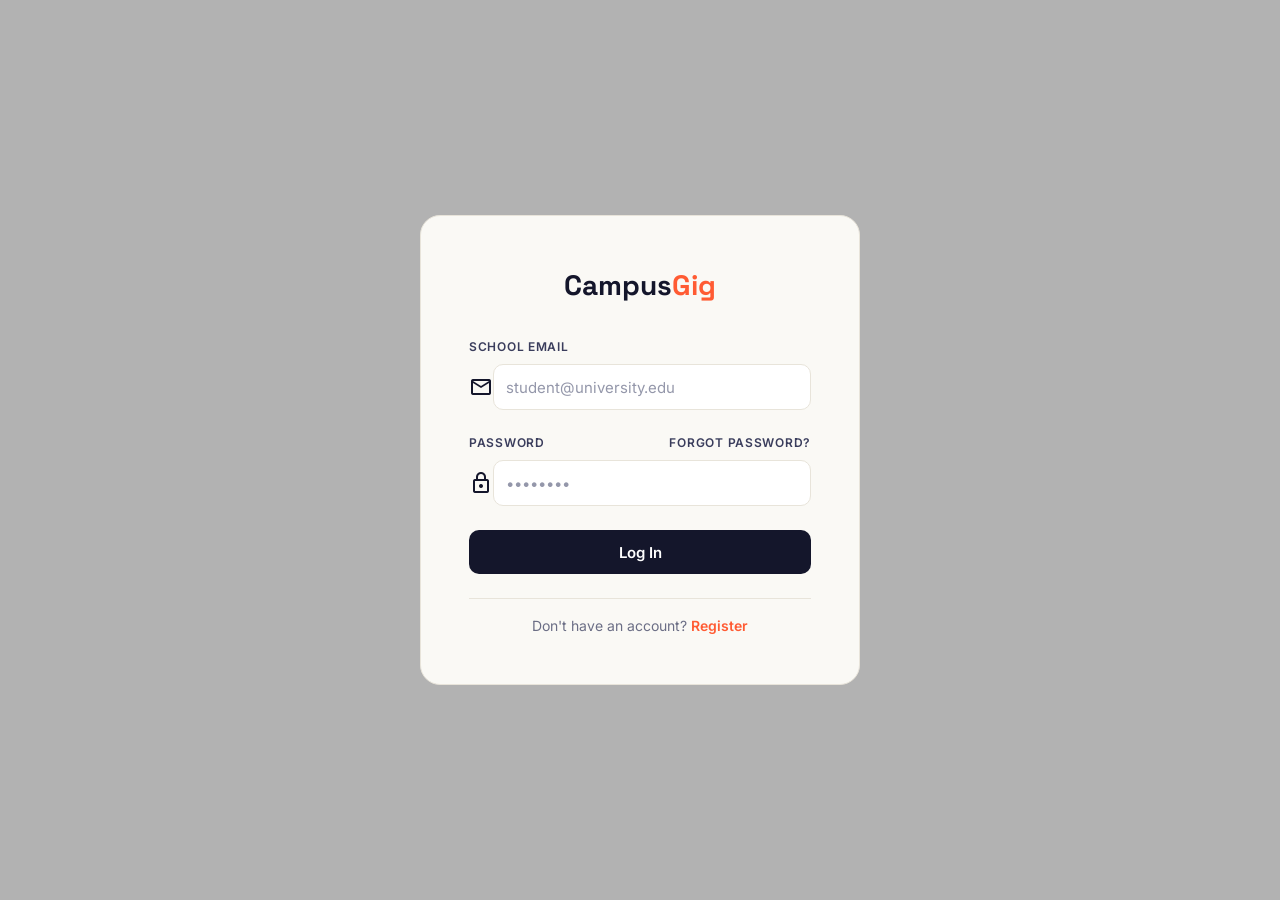
<file: CampusGig-CADV/task-details.html>
<!doctype html>
<html lang="en">
    <head>
        <meta charset="UTF-8" />
        <meta name="viewport" content="width=device-width, initial-scale=1.0" />
        <title>Task Details — CampusGig</title>
        <link rel="stylesheet" href="css/style.css" />
        <link
            rel="stylesheet"
            href="https://fonts.googleapis.com/css2?family=Material+Symbols+Outlined:opsz,wght,FILL,GRAD@20..48,100..700,0..1,-50..200"
        />
    </head>
    <body>
        <div id="navbar"></div>

        <div id="sidebarContainer"></div>

        <div class="task-page">
            <a href="applicant-dashboard.html" class="back-link">
                <span class="material-symbols-outlined">arrow_back</span>
                Back to Tasks
            </a>

            <div id="loadingState" class="loading-state">Loading task...</div>

            <div id="errorState" class="empty-state hidden">
                <span class="material-symbols-outlined">error</span>
                <h3>Unable to load task</h3>
                <p>Please try again later.</p>
            </div>

            <div id="taskContent" class="hidden">
                <article class="task-card">
                    <div class="task-header">
                        <div>
                            <span id="taskCategory" class="tag"></span>
                        </div>
                        <div class="task-price">
                            <span id="taskBudget" class="amount"></span>
                            <span class="amount-label">Fixed Budget</span>
                        </div>
                    </div>
                    <div id="alreadyAppliedMessage" class="success-message hidden">
                        You have already applied for this task.
                    </div>
                    <h1 id="taskTitle" class="task-title"></h1>

                    <div class="task-meta-grid">
                        <div class="meta-item">
                            <div class="meta-icon-box">
                                <span class="material-symbols-outlined">location_on</span>
                            </div>
                            <div>
                                <span class="meta-text-label">Location</span>
                                <span id="taskLocation" class="meta-text-value"></span>
                            </div>
                        </div>
                        <div class="meta-item">
                            <div class="meta-icon-box">
                                <span class="material-symbols-outlined">schedule</span>
                            </div>
                            <div>
                                <span class="meta-text-label">Duration</span>
                                <span id="taskDuration" class="meta-text-value"></span>
                            </div>
                        </div>
                        <div class="meta-item">
                            <div class="meta-icon-box">
                                <span class="material-symbols-outlined">calendar_month</span>
                            </div>
                            <div>
                                <span class="meta-text-label">Apply By</span>
                                <span id="taskDeadline" class="meta-text-value"></span>
                            </div>
                        </div>
                        <div class="meta-item">
                            <div class="meta-icon-box">
                                <span class="material-symbols-outlined">task_alt</span>
                            </div>
                            <div>
                                <span class="meta-text-label">Status</span>
                                <span id="taskStatus" class="meta-text-value"></span>
                            </div>
                        </div>
                    </div>

                    <div class="task-description">
                        <h2>Description</h2>
                        <p id="taskDescription"></p>
                    </div>
                </article>

                <section class="application-card">
                    <h2>Submit Application</h2>
                    <form id="applicationForm" novalidate>
                        <textarea
                            id="applicationMessage"
                            class="form-textarea"
                            rows="4"
                            maxlength="500"
                            placeholder="Describe your relevant skills, experience, and why you are interested in this task."
                        ></textarea>
                        <p id="applicationError" class="error-message"></p>
                        <div class="application-actions">
                            <a href="applicant-dashboard.html" class="btn btn-outline">Cancel</a>
                            <button type="submit" id="submitApplicationBtn" class="btn btn-dark">
                                Submit Application
                            </button>
                        </div>
                    </form>
                </section>
            </div>
        </div>
        <div id="toastContainer" class="toast-container"></div>

        <script src="js/config.js"></script>
        <script src="js/api.js"></script>
        <script src="js/auth.js"></script>
        <script src="js/common.js"></script>
        <script src="js/task-details.js"></script>

        <script>
            requireLogin();
            initializePage();
        </script>
    </body>
</html>
</file>
<file: CampusGig-CADV/css/style.css>
/* =========================================================
   CampusGig — Shared Stylesheet
   Design tokens + base/layout + reusable components.
   Every new page adds its page-specific block at the bottom,
   under its own "PAGE: ..." comment. Tokens above never change.
   ========================================================= */

/* ---------- Fonts ---------- */
@import url('https://fonts.googleapis.com/css2?family=Space+Grotesk:wght@500;600;700&family=Inter:wght@400;500;600;700&family=JetBrains+Mono:wght@500;600&display=swap');

/* ---------- Design tokens ---------- */
:root {
    /* colors */
    --color-orange: #FF5B33;
    --color-error: #9f1b1b;
    --color-orange-dark: #E44A24;
    --color-violet: #6C5CE7;
    --color-violet-dark: #5A47D4;
    --color-ink: #14162B;
    --color-ink-soft: #3A3D5C;
    --color-bg: #FAF9F5;
    --color-surface: #FFFFFF;
    --color-success: #1FAA59;
    --color-border: #E8E4DA;
    --color-text-muted: #6B6E85;
    --color-text-faint: #9497AA;


    /* colors — landing page */
    --color-gold: #FF5B33;
    --color-gold-dark: #FF5B33;
    --color-parchment: #FAF9F5;
    --color-moss: #3F5E4E;
    --color-card: #FFFDF8;
    --color-line: rgba(20, 22, 43, 0.12);

    /* type */
    --font-display: 'Space Grotesk', sans-serif;
    --font-body: 'Inter', sans-serif;
    --font-mono: 'JetBrains Mono', monospace;

    /* radius */
    --radius-sm: 6px;
    --radius-md: 10px;
    --radius-lg: 20px;
    --radius-pill: 999px;

    /* shadow */
    --shadow-sm: 0 1px 2px rgba(20, 22, 43, 0.06);
    --shadow-md: 0 4px 16px rgba(20, 22, 43, 0.08);
    --shadow-lg: 0 12px 32px rgba(20, 22, 43, 0.12);

    /* spacing scale */
    --space-1: 4px;
    --space-2: 8px;
    --space-3: 12px;
    --space-4: 16px;
    --space-5: 24px;
    --space-6: 32px;
    --space-7: 48px;
    --space-8: 64px;
    --space-9: 96px;

    /* layout */
    --content-max: 1200px;
    --header-h: 80px;
}

/* ---------- Reset ---------- */
*,
*::before,
*::after {
    box-sizing: border-box;
}

html,
body {
    height: 100%;
}

body {
    margin: 0;
    font-family: var(--font-body);
    background: var(--color-bg);
    color: var(--color-ink);
    -webkit-font-smoothing: antialiased;
    line-height: 1.5;
}

img {
    max-width: 100%;
    display: block;
}

a {
    color: inherit;
    text-decoration: none;
}

button,
input,
textarea,
select {
    font-family: inherit;
    font-size: inherit;
}

ul {
    list-style: none;
    margin: 0;
    padding: 0;
}

h1,
h2,
h3,
h4 {
    font-family: var(--font-display);
    margin: 0;
    line-height: 1.15;
    color: var(--color-ink);
}

p {
    margin: 0;
}

:focus-visible {
    outline: 2px solid var(--color-orange);
    outline-offset: 2px;
}

@media (prefers-reduced-motion: reduce) {
    html {
        scroll-behavior: auto;
    }

    *,
    *::before,
    *::after {
        animation-duration: 0.001ms !important;
        animation-iteration-count: 1 !important;
        transition-duration: 0.001ms !important;
    }
}

/* ---------- Layout helpers ---------- */
.container {
    max-width: var(--content-max);
    margin-inline: auto;
    padding-inline: var(--space-6);
}

@media (max-width: 640px) {
    .container {
        padding-inline: var(--space-4);
    }
}

/* ---------- Site header (shared across all pages) ---------- */
.site-header {
    height: var(--header-h);
    display: flex;
    align-items: center;
    background: var(--color-bg);
    border-bottom: 1px solid var(--color-border);
    position: sticky;
    top: 0;
    z-index: 50;
}

.site-header .container {
    display: flex;
    align-items: center;
    justify-content: space-between;
    width: 100%;
}

.logo {
    font-family: var(--font-display);
    font-weight: 700;
    font-size: 1.375rem;
    letter-spacing: -0.01em;
    color: var(--color-ink);
}

.logo span {
    color: var(--color-orange);
}

.main-nav {
    display: flex;
    align-items: center;
    gap: var(--space-6);
}

.main-nav a {
    font-size: 0.9375rem;
    font-weight: 500;
    color: var(--color-ink-soft);
    transition: color 0.15s ease;
}

.main-nav a:hover {
    color: var(--color-ink);
}

.nav-actions {
    display: flex;
    align-items: center;
    gap: var(--space-3);
}

/* ---------- Buttons ---------- */
.btn {
    display: inline-flex;
    align-items: center;
    justify-content: center;
    gap: var(--space-2);
    height: 44px;
    padding-inline: var(--space-5);
    border-radius: var(--radius-md);
    font-size: 0.9375rem;
    font-weight: 600;
    font-family: var(--font-body);
    border: 1px solid transparent;
    cursor: pointer;
    transition: transform 0.12s ease, box-shadow 0.15s ease, background-color 0.15s ease, border-color 0.15s ease, color 0.15s ease;
    white-space: nowrap;
}

.btn:active {
    transform: translateY(1px);
}

.btn-primary {
    background: var(--color-orange);
    color: #fff;
    box-shadow: var(--shadow-sm);
}

.btn-primary:hover {
    background: var(--color-orange-dark);
    box-shadow: var(--shadow-md);
}

.btn-dark {
    background: var(--color-ink);
    color: #fff;
}

.btn-dark:hover {
    background: var(--color-ink-soft);
}

.btn-outline {
    background: transparent;
    color: var(--color-ink);
    border-color: var(--color-border);
}

.btn-outline:hover {
    border-color: var(--color-ink);
}

.btn-outline-inverse {
    background: transparent;
    color: var(--color-bg);
    border-color: rgba(250, 249, 245, 0.4);
}

.btn-outline-inverse:hover {
    background: var(--color-bg);
    color: var(--color-ink);
}

.btn-gold {
    background: var(--color-gold);
    color: var(--color-ink);
}

.btn-gold:hover {
    background: var(--color-gold-dark);
    transform: translateY(-1px);
}

.btn-disabled {
    background: var(--color-text-faint);
    color: #fff;
    cursor: not-allowed;
}

.btn-sm {
    height: 36px;
    padding-inline: var(--space-4);
    font-size: 0.875rem;
}

.btn-block {
    width: 100%;
}

/* ---------- Tag / chip (categories, statuses) ---------- */
.tag {
    display: inline-flex;
    align-items: center;
    height: 26px;
    padding-inline: var(--space-3);
    border-radius: var(--radius-pill);
    font-size: 0.75rem;
    font-weight: 600;
    background: rgba(108, 92, 231, 0.1);
    color: var(--color-violet-dark);
}

.tag-success {
    background: rgba(31, 170, 89, 0.1);
    color: var(--color-success);
}

.tag-orange {
    background: rgba(255, 91, 51, 0.1);
    color: var(--color-orange-dark);
}

/* ---------- Price chip (signature element) ---------- */
.price-chip {
    display: inline-flex;
    align-items: baseline;
    gap: 2px;
    padding: var(--space-1) var(--space-3);
    background: var(--color-orange);
    color: #fff;
    border-radius: var(--radius-sm);
    font-family: var(--font-mono);
    font-weight: 600;
    font-size: 0.9375rem;
}

/* ---------- Image placeholder (swap for real images later) ---------- */
.image-placeholder {
    background: var(--color-ink);
    border-radius: var(--radius-lg);
    display: flex;
    align-items: center;
    justify-content: center;
    color: #fff;
    overflow: hidden;
}

.profile-image {
    width: 100%;
    height: 100%;
    border-radius: 50%;
    object-fit: cover;
}

.profile-upload {
    margin-top: 12px;
}

/* ---------- Form fields (shared across auth + any future forms) ---------- */
.form-group {
    margin-bottom: var(--space-5);
}

.form-row {
    display: grid;
    grid-template-columns: 1fr 1fr;
    gap: var(--space-4);
}

.form-label {
    display: flex;
    align-items: center;
    justify-content: space-between;
    font-size: 0.75rem;
    font-weight: 600;
    letter-spacing: 0.06em;
    text-transform: uppercase;
    color: var(--color-ink-soft);
    margin-bottom: var(--space-2);
}

.form-label .form-label-link {
    font-size: 0.75rem;
    font-weight: 600;
    text-transform: none;
    letter-spacing: 0;
    color: var(--color-orange);
}

.form-label .form-label-link:hover {
    color: var(--color-orange-dark);
}

.input-field {
    position: relative;
    display: flex;
    align-items: center;
}

.input-field input,
.input-field select {
    width: 100%;
    height: 46px;
    padding-inline: var(--space-3);
    border: 1px solid var(--color-border);
    border-radius: var(--radius-md);
    background: var(--color-surface);
    color: var(--color-ink);
    font-size: 0.9375rem;
    transition: border-color 0.15s ease, box-shadow 0.15s ease;
}

.input-field input::placeholder {
    color: var(--color-text-faint);
}

.input-field input:focus,
.input-field select:focus,
.form-textarea:focus {
    border-color: var(--color-orange);
    box-shadow: 0 0 0 3px rgba(255, 91, 51, 0.12);
    outline: none;
}

.input-field.has-icon input,
.input-field.has-icon select {
    padding-left: 44px;
}

.input-field select {
    appearance: none;
    -webkit-appearance: none;
    padding-right: 40px;
    color: var(--color-text-faint);
    cursor: pointer;
}

.input-field select:valid:not(:invalid) {
    color: var(--color-ink);
}

.input-field.has-select::after {
    content: "";
    position: absolute;
    right: var(--space-3);
    width: 10px;
    height: 10px;
    border-right: 2px solid var(--color-text-faint);
    border-bottom: 2px solid var(--color-text-faint);
    transform: rotate(45deg);
    pointer-events: none;
}

.form-textarea {
    width: 100%;
    min-height: 96px;
    padding: var(--space-3);
    border: 1px solid var(--color-border);
    border-radius: var(--radius-md);
    background: var(--color-surface);
    color: var(--color-ink);
    font-size: 0.9375rem;
    font-family: var(--font-body);
    resize: vertical;
}

.form-textarea::placeholder {
    color: var(--color-text-faint);
}

.form-divider {
    border: none;
    border-top: 1px solid var(--color-border);
    margin: var(--space-5) 0 var(--space-4);
}

.form-footnote {
    text-align: center;
    font-size: 0.875rem;
    color: var(--color-text-muted);
}

.form-footnote a {
    color: var(--color-orange);
    font-weight: 600;
}

.form-footnote a:hover {
    color: var(--color-orange-dark);
}

/* =========================================================
   PAGE: Landing Page
   ========================================================= */
.hero {
    padding: var(--space-9) 0;
    overflow: hidden;
}

.hero .container {
    display: grid;
    grid-template-columns: 1.05fr 1fr;
    gap: var(--space-7);
    align-items: center;
}

.hero-eyebrow {
    display: inline-flex;
    align-items: center;
    gap: var(--space-2);
    font-family: var(--font-mono);
    font-size: 0.78rem;
    letter-spacing: 0.02em;
    color: var(--color-moss);
    background: rgba(63, 94, 78, 0.1);
    padding: var(--space-2) var(--space-3);
    border-radius: var(--radius-pill);
    margin-bottom: var(--space-5);
}

.hero-eyebrow .dot {
    width: 7px;
    height: 7px;
    border-radius: 50%;
    background: var(--color-moss);
}

.hero-title {
    font-weight: 700;
    font-size: clamp(2.5rem, 4.6vw, 3.75rem);
    line-height: 1.04;
    letter-spacing: -0.015em;
    margin: 0 0 var(--space-5);
}

.hero-title em {
    font-style: italic;
    color: var(--color-gold-dark);
}

.hero-subtitle {
    font-size: 1.0625rem;
    line-height: 1.65;
    color: var(--color-ink-soft);
    max-width: 46ch;
    margin: 0 0 var(--space-6);
}

.hero-actions {
    display: flex;
    gap: var(--space-3);
}

.hero-actions .btn {
    padding-inline: var(--space-6);
    font-size: 0.9375rem;
}

/* corkboard (signature element) */
.corkboard {
    position: relative;
    aspect-ratio: 4 / 4.4;
    border-radius: var(--radius-lg);
    background: rgba(0, 0, 0, 0.15);
    border: 10px solid rgba(0, 0, 0, 0.30);
    box-shadow: var(--shadow-lg);
    padding: var(--space-6);
}

.pin-card {
    position: absolute;
    width: 230px;
    background: var(--color-card);
    border-radius: 4px;
    padding: var(--space-4) var(--space-4) var(--space-3);
    box-shadow: 0 10px 22px rgba(20, 22, 43, 0.28);
}

.pin-card::before {
    content: "";
    position: absolute;
    top: -9px;
    left: 50%;
    transform: translateX(-50%);
    width: 14px;
    height: 14px;
    border-radius: 50%;
    background: radial-gradient(circle at 35% 30%, #f2b25a, var(--color-gold-dark) 70%);
    box-shadow: 0 3px 4px rgba(0, 0, 0, 0.35);
}

.pin-card--a {
    top: 30%;
    left: 4%;
    transform: rotate(-6deg);
}

.pin-card--b {
    top: 8%;
    right: 2%;
    transform: rotate(4deg);
    z-index: 2;
}

.pin-card--c {
    bottom: 10%;
    left: 40%;
    transform: rotate(3deg);
}

.pin-tag {
    display: inline-block;
    font-family: var(--font-mono);
    font-size: 0.65rem;
    letter-spacing: 0.03em;
    color: var(--color-moss);
    background: rgba(63, 94, 78, 0.12);
    padding: 3px var(--space-2);
    border-radius: 3px;
    margin-bottom: var(--space-2);
}

.pin-title {
    font-weight: 600;
    font-size: 0.875rem;
    line-height: 1.35;
    margin: 0 0 var(--space-2);
    color: var(--color-ink);
}

.pin-foot {
    display: flex;
    justify-content: space-between;
    align-items: center;
    font-family: var(--font-mono);
    font-size: 0.72rem;
    color: var(--color-ink-soft);
    border-top: 1px dashed var(--color-line);
    padding-top: var(--space-2);
}

.pin-foot strong {
    color: var(--color-gold-dark);
    font-size: 0.8125rem;
}

/* how it works */
.how {
    padding: var(--space-9) 0;
    border-top: 1px solid var(--color-border);
}

.how-head {
    max-width: 54ch;
    margin: 0 0 var(--space-7);
}

.section-eyebrow {
    display: block;
    font-family: var(--font-mono);
    font-size: 0.78rem;
    color: var(--color-gold-dark);
    letter-spacing: 0.04em;
    margin-bottom: var(--space-3);
}

.how-head h2 {
    font-size: clamp(1.75rem, 3vw, 2.375rem);
    letter-spacing: -0.01em;
}

.how-steps {
    display: grid;
    grid-template-columns: repeat(3, 1fr);
    gap: var(--space-5);
}

.how-step {
    background: var(--color-surface);
    border: 1px solid var(--color-border);
    border-radius: var(--radius-lg);
    padding: var(--space-6) var(--space-5);
}

.how-step .num {
    font-family: var(--font-mono);
    font-size: 0.8125rem;
    color: var(--color-gold-dark);
    margin-bottom: var(--space-4);
}

.how-step h3 {
    font-weight: 600;
    font-size: 1.25rem;
    margin: 0 0 var(--space-2);
}

.how-step p {
    font-size: 0.90625rem;
    line-height: 1.6;
    color: var(--color-text-muted);
}

/* cta */
.cta {
    padding: var(--space-8) 0 var(--space-9);
}

.cta-box {
    background: var(--color-ink);
    color: var(--color-bg);
    border-radius: var(--radius-lg);
    padding: var(--space-7);
    display: flex;
    align-items: center;
    justify-content: space-between;
    gap: var(--space-6);
}

.cta-box h2 {
    color: var(--color-bg);
    font-size: clamp(1.625rem, 3vw, 2.125rem);
    margin: 0 0 var(--space-2);
    max-width: 20ch;
}

.cta-box p {
    color: rgba(250, 249, 245, 0.7);
    font-size: 0.9375rem;
}

.cta-actions {
    display: flex;
    gap: var(--space-3);
    flex-shrink: 0;
}

/* footer */
.site-footer {
    border-top: 1px solid var(--color-border);
    padding: var(--space-6) 0;
}

.site-footer .container {
    display: flex;
    justify-content: space-between;
    align-items: center;
    font-size: 0.8125rem;
    color: var(--color-text-muted);
}

@media (max-width: 900px) {
    .hero .container {
        grid-template-columns: 1fr;
    }

    .corkboard {
        max-width: 420px;
        margin-inline: auto;
        aspect-ratio: 1 / 1.1;
    }

    .how-steps {
        grid-template-columns: 1fr;
    }

    .cta-box {
        flex-direction: column;
        text-align: center;
    }

    .main-nav {
        display: none;
    }
}

/* =========================================================
   PAGE: Login / Register (shared auth layout)
   ========================================================= */
.auth-page {
    min-height: 100vh;
    display: flex;
    flex-direction: column;
    align-items: center;
    justify-content: center;
    padding: var(--space-8) var(--space-4);
    position: relative;
    overflow: hidden;
}

.auth-logo {
    font-family: var(--font-display);
    font-weight: 700;
    font-size: 1.75rem;
    color: var(--color-ink);
    margin-bottom: var(--space-6);
    position: relative;
    z-index: 1;
}

.auth-logo span {
    color: var(--color-orange);
}

.auth-card {
    width: 100%;
    max-width: 440px;
    background: var(--color-bg);
    border: 1px solid var(--color-border);
    border-radius: var(--radius-lg);
    padding: var(--space-7);
    position: relative;
    z-index: 1;
}

.auth-card--wide {
    max-width: 480px;
}

.auth-heading {
    font-size: 1.5rem;
    font-weight: 700;
    text-align: center;
    margin-bottom: var(--space-6);
}

/* login card centers its own logo inside the card */
.auth-card .auth-logo {
    text-align: center;
    width: 100%;
    margin-bottom: var(--space-6);
}

/* decorative shapes, register page only */
.auth-decor {
    position: absolute;
    border: 1px solid var(--color-border);
    pointer-events: none;
    z-index: 0;
}

.auth-decor--circle {
    top: -80px;
    left: -80px;
    width: 260px;
    height: 260px;
    border-radius: 50%;
}

.auth-decor--diamond {
    bottom: -100px;
    right: -100px;
    width: 220px;
    height: 220px;
    transform: rotate(45deg);
}

@media (max-width: 520px) {
    .auth-card {
        padding: var(--space-5);
    }

    .form-row {
        grid-template-columns: 1fr;
    }
}

/* =========================================================
   PAGE: Applicant Dashboard
   ========================================================= */

/* ---- Icon buttons (topbar) ---- */
.icon-btn {
    display: inline-flex;
    align-items: center;
    justify-content: center;
    width: 40px;
    height: 40px;
    border-radius: var(--radius-md);
    border: 1px solid transparent;
    background: transparent;
    color: var(--color-ink-soft);
    cursor: pointer;
    transition: background-color 0.15s ease, color 0.15s ease;
}

.icon-btn:hover {
    background: var(--color-border);
    color: var(--color-ink);
}

/* ---- Topbar ---- */
.topbar {
    height: var(--header-h);
    display: flex;
    align-items: center;
    justify-content: space-between;
    background: var(--color-surface);
    border-bottom: 1px solid var(--color-border);
    padding-inline: var(--space-5);
    position: sticky;
    top: 0;
    z-index: 50;
}

.topbar-left {
    display: flex;
    align-items: center;
    gap: var(--space-3);
}

.topbar-right {
    display: flex;
    align-items: center;
    gap: var(--space-3);
}

.topbar .logo {
    font-size: 1.25rem;
}

/* ---- Sidebar ---- */
.sidebar {
    display: flex;
    flex-direction: column;
    justify-content: space-between;

    position: fixed;
    top: var(--header-h);
    left: -280px;

    width: 280px;
    height: calc(100vh - var(--header-h));

    background: var(--color-surface);
    border-right: 1px solid var(--color-border);
    padding: var(--space-5) var(--space-4);

    transition: left 0.3s ease;

    z-index: 1000;
}

.sidebar.show {
    left: 0;
}

.sidebar-menu {
    display: flex;
    flex-direction: column;
    gap: var(--space-1);
}


/* ---- Main content ---- */
.dashboard-main {
    padding: var(--space-5);
}

.search-bar {
    display: flex;
    align-items: center;
    gap: var(--space-3);
    background: var(--color-surface);
    border: 1px solid var(--color-border);
    border-radius: var(--radius-md);
    padding: var(--space-2);
    padding-left: var(--space-4);
    margin-bottom: var(--space-4);
}

.search-bar input {
    flex: 1;
    border: none;
    background: transparent;
    font-size: 0.9375rem;
    color: var(--color-ink);
    outline: none;
}

.search-bar input::placeholder {
    color: var(--color-text-faint);
}

.filter-bar {
    display: flex;
    align-items: center;
    flex-wrap: wrap;
    gap: var(--space-2);
    margin-bottom: var(--space-6);
}

.filter-label {
    font-size: 0.8125rem;
    font-weight: 600;
    color: var(--color-text-muted);
    margin-right: var(--space-1);
}

.filter-pill {
    height: 36px;
    padding-inline: var(--space-4);
    border-radius: var(--radius-pill);
    border: 1px solid var(--color-border);
    background: var(--color-surface);
    color: var(--color-ink-soft);
    font-size: 0.875rem;
    font-weight: 500;
    cursor: pointer;
    transition: border-color 0.15s ease, background-color 0.15s ease, color 0.15s ease;
}

.filter-pill:hover {
    border-color: var(--color-ink);
    color: var(--color-ink);
}

.filter-pill.active {
    background: var(--color-ink);
    border-color: var(--color-ink);
    color: #fff;
}

/* ---- Gig card grid ---- */
.gig-grid {
    display: grid;
    grid-template-columns: repeat(auto-fill, minmax(300px, 1fr));
    gap: var(--space-5);
}

.gig-card {
    display: flex;
    flex-direction: column;
    background: var(--color-surface);
    border: 1px solid var(--color-border);
    border-radius: var(--radius-lg);
    padding: var(--space-5);
}

.gig-card-top {
    display: flex;
    align-items: flex-start;
    justify-content: space-between;
    margin-bottom: var(--space-3);
}

.gig-budget {
    font-family: var(--font-mono);
    font-size: 0.8125rem;
    font-weight: 600;
    color: var(--color-orange-dark);
}

.gig-title {
    font-size: 1.0625rem;
    font-weight: 700;
    margin-bottom: var(--space-2);
}

.gig-desc {
    font-size: 0.9375rem;
    color: var(--color-text-muted);
    margin-bottom: var(--space-4);
    flex: 1;
}

.gig-divider {
    border: none;
    border-top: 1px dashed var(--color-border);
    margin-bottom: var(--space-4);
}

.gig-card-bottom {
    display: flex;
    align-items: center;
    justify-content: space-between;
    gap: var(--space-3);
}

.gig-meta {
    font-size: 0.8125rem;
    color: var(--color-text-muted);
    line-height: 1.6;
    font-family: var(--font-mono);
}

.gig-poster {
    margin-top: 0.5rem;
    font-size: 0.9rem;
    color: var(--color-text-muted);
}

.gig-poster strong {
    color: var(--color-ink);
    font-weight: 600;
}

@media (max-width: 900px) {
    .dashboard-shell.sidebar-open {
        grid-template-columns: 1fr;
    }

    .dashboard-shell.sidebar-open .sidebar {
        position: fixed;
        inset: var(--header-h) 0 0 0;
        width: 100%;
        height: calc(100vh - var(--header-h));
        z-index: 40;
    }

    .topbar .logo {
        display: none;
    }
}

/* =========================================================
   PAGE: My Applications
   ========================================================= */
.page-heading {
    font-size: 1.75rem;
    font-weight: 700;
    margin-bottom: var(--space-5);
}

.table-card {
    background: var(--color-surface);
    border: 1px solid var(--color-border);
    border-radius: var(--radius-lg);
    overflow: hidden;
}

.applications-table {
    width: 100%;
    border-collapse: collapse;
}

.applications-table th {
    text-align: left;
    font-size: 0.75rem;
    font-weight: 600;
    letter-spacing: 0.06em;
    text-transform: uppercase;
    color: var(--color-text-faint);
    padding: var(--space-4) var(--space-5);
    background: var(--color-bg);
    border-bottom: 1px solid var(--color-border);
}

.applications-table td {
    padding: var(--space-5);
    border-top: 1px solid var(--color-border);
    font-size: 0.9375rem;
    vertical-align: middle;
}

.applications-table tr:first-child td {
    border-top: none;
}

.applications-table .task-name {
    font-weight: 600;
    color: var(--color-ink);
}

.applications-table .date-cell {
    color: var(--color-text-muted);
    font-family: var(--font-mono);
    font-size: 0.875rem;
}

.status-badge {
    display: inline-flex;
    align-items: center;
    gap: var(--space-2);
    font-weight: 500;
}

.status-badge::before {
    content: "";
    width: 8px;
    height: 8px;
    border-radius: 50%;
    background: currentColor;
}

.status-pending {
    color: #B08900;
}

.status-rejected {
    color: var(--color-text-faint);
}

.status-accepted {
    color: var(--color-success);
    font-weight: 600;
}

@media (max-width: 700px) {
    .applications-table {
        display: block;
        overflow-x: auto;
        white-space: nowrap;
    }
}

/* =========================================================
   PAGE: View / Submit Application
   ========================================================= */
.back-link {
    display: inline-flex;
    align-items: center;
    gap: var(--space-2);
    font-size: 0.9375rem;
    color: var(--color-text-muted);
    margin-bottom: var(--space-5);
}

.back-link:hover {
    color: var(--color-ink);
}

.task-page {
    max-width: 860px;
    margin-inline: auto;
    padding: var(--space-6) var(--space-4) var(--space-8);
}

.task-card,
.application-card {
    background: var(--color-surface);
    border: 1px solid var(--color-border);
    border-radius: var(--radius-lg);
    padding: var(--space-6);
}

.task-card {
    margin-bottom: var(--space-5);
}

.task-header {
    display: flex;
    align-items: flex-start;
    justify-content: space-between;
    gap: var(--space-4);
    margin-bottom: var(--space-2);
}

.task-price {
    text-align: right;
    flex-shrink: 0;
}

.task-price .amount {
    font-family: var(--font-mono);
    font-size: 1.375rem;
    font-weight: 700;
    color: var(--color-orange-dark);
    display: block;
}

.task-price .amount-label {
    font-size: 0.6875rem;
    font-weight: 600;
    letter-spacing: 0.05em;
    text-transform: uppercase;
    color: var(--color-text-faint);
}

.task-title {
    font-size: 1.5rem;
    font-weight: 700;
    margin: var(--space-3) 0 var(--space-3);
}

.task-byline {
    font-size: 0.875rem;
    color: var(--color-text-muted);
    display: flex;
    align-items: center;
    gap: var(--space-2);
    padding-bottom: var(--space-5);
    border-bottom: 1px solid var(--color-border);
    margin-bottom: var(--space-5);
}

.task-byline strong {
    color: var(--color-ink);
    font-weight: 600;
    text-decoration: underline;
    text-underline-offset: 2px;
}

.task-byline .dot {
    width: 3px;
    height: 3px;
    border-radius: 50%;
    background: var(--color-text-faint);
}

.task-meta-grid {
    display: grid;
    grid-template-columns: repeat(4, 1fr);
    gap: var(--space-4);
    padding-bottom: var(--space-5);
    border-bottom: 1px solid var(--color-border);
    margin-bottom: var(--space-5);
}

.meta-item {
    display: flex;
    align-items: center;
    gap: var(--space-3);
}

.meta-icon-box {
    width: 36px;
    height: 36px;
    border-radius: var(--radius-sm);
    border: 1px solid var(--color-border);
    display: flex;
    align-items: center;
    justify-content: center;
    flex-shrink: 0;
    color: var(--color-ink-soft);
}

.meta-text-label {
    font-size: 0.6875rem;
    font-weight: 600;
    letter-spacing: 0.04em;
    text-transform: uppercase;
    color: var(--color-text-faint);
    display: block;
}

.meta-text-value {
    font-size: 0.9375rem;
    font-weight: 600;
    color: var(--color-ink);
}

.task-description h2 {
    font-size: 1.0625rem;
    font-weight: 700;
    margin-bottom: var(--space-3);
}

.task-description p {
    font-size: 0.9375rem;
    color: var(--color-text-muted);
    line-height: 1.7;
}

.application-card h2 {
    font-size: 1.25rem;
    font-weight: 700;
    margin-bottom: var(--space-4);
}

.application-card .form-textarea {
    min-height: 160px;
    margin-bottom: var(--space-5);
}

.application-actions {
    display: flex;
    justify-content: flex-end;
    gap: var(--space-3);
    padding-top: var(--space-4);
    border-top: 1px solid var(--color-border);
}

@media (max-width: 640px) {
    .task-meta-grid {
        grid-template-columns: repeat(2, 1fr);
    }

    .task-header {
        flex-direction: column;
    }

    .task-price {
        text-align: left;
    }
}

/* =========================================================
   PAGE: Poster Dashboard (My Posted Tasks)
   ========================================================= */
.page-heading-row {
    display: flex;
    align-items: center;
    justify-content: space-between;
    flex-wrap: wrap;
    gap: var(--space-3);
    margin-bottom: var(--space-5);
}

.page-heading-row .page-heading {
    margin-bottom: 0;
}

.task-name-cell {
    display: flex;
    flex-direction: column;
    gap: 4px;
}

.task-name-cell .task-name {
    font-weight: 600;
}

.task-date-inline {
    display: inline-flex;
    align-items: center;
    gap: var(--space-2);
    font-size: 0.8125rem;
    color: var(--color-text-faint);
    font-family: var(--font-mono);
}

.status-pill {
    display: inline-flex;
    align-items: center;
    height: 28px;
    padding-inline: var(--space-3);
    border-radius: var(--radius-pill);
    font-size: 0.8125rem;
    font-weight: 600;
}

.status-pill--open {
    background: var(--color-ink);
    color: #fff;
}

.status-pill--cancelled {
    background: transparent;
    color: var(--color-text-faint);
    border: 1px solid var(--color-border);
}

.status-pill--completed {
    background: transparent;
    color: var(--color-text-muted);
    border: 1px solid var(--color-border);
}

.hired-cell {
    font-size: 0.9375rem;
    color: var(--color-ink-soft);
}

.hired-cell strong {
    color: var(--color-ink);
}

.empty-cell {
    color: var(--color-text-faint);
}

.budget-cell {
    font-family: var(--font-mono);
    font-weight: 600;
}

.row-actions {
    display: flex;
    align-items: center;
    gap: var(--space-1);
}

.icon-btn-sm {
    width: 34px;
    height: 34px;
}

.icon-btn-danger:hover {
    background: rgba(220, 60, 60, 0.1);
    color: #C0392B;
}

/* =========================================================
   PAGE: View Applicants
   ========================================================= */
.task-summary-card {
    display: flex;
    align-items: flex-start;
    justify-content: space-between;
    gap: var(--space-4);
    background: var(--color-surface);
    border: 1px solid var(--color-border);
    border-radius: var(--radius-lg);
    padding: var(--space-5) var(--space-6);
    margin-bottom: var(--space-6);
}

.task-summary-card h1 {
    font-size: 1.375rem;
    font-weight: 700;
    margin-bottom: var(--space-2);
}

.task-summary-card p {
    font-size: 0.9375rem;
    color: var(--color-text-muted);
    max-width: 60ch;
}

.section-label {
    font-size: 1rem;
    font-weight: 700;
    margin-bottom: var(--space-4);
}

.applicant-list {
    display: flex;
    flex-direction: column;
    gap: var(--space-4);
}

.applicant-card {
    display: flex;
    align-items: center;
    justify-content: space-between;
    gap: var(--space-5);
    background: var(--color-surface);
    border: 1px solid var(--color-border);
    border-radius: var(--radius-lg);
    padding: var(--space-5);
}

.applicant-info {
    flex: 1;
    min-width: 0;
}

.applicant-name {
    font-size: 0.8125rem;
    font-weight: 700;
    letter-spacing: 0.04em;
    text-transform: uppercase;
    margin-bottom: var(--space-2);
}

.applicant-quote {
    font-size: 0.9375rem;
    color: var(--color-text-muted);
    line-height: 1.6;
}

.applicant-meta {
    text-align: center;
    padding-inline: var(--space-5);
    border-left: 1px solid var(--color-border);
    border-right: 1px solid var(--color-border);
    flex-shrink: 0;
}

.applicant-meta .meta-text-label {
    margin-bottom: var(--space-1);
}

.applicant-meta .meta-text-value {
    font-weight: 700;
}

.applicant-actions {
    display: flex;
    gap: var(--space-2);
    flex-shrink: 0;
}

.btn-reject {
    background: transparent;
    border-color: var(--color-border);
    color: #C0392B;
}

.btn-reject:hover {
    border-color: #C0392B;
    background: rgba(192, 57, 43, 0.06);
}

@media (max-width: 800px) {
    .applicant-card {
        flex-wrap: wrap;
    }

    .applicant-meta {
        border: none;
        padding-inline: 0;
        text-align: left;
    }

    .applicant-actions {
        width: 100%;
        justify-content: flex-end;
    }
}

/* =========================================================
   PAGE: Create / Edit Task
   ========================================================= */
.form-page {
    max-width: 700px;
    margin-inline: auto;
    padding: var(--space-6) var(--space-4) var(--space-9);
}

.form-page-header {
    margin-bottom: var(--space-6);
}

.form-page-header h1 {
    font-size: 1.875rem;
    font-weight: 700;
    margin-bottom: var(--space-2);
}

.form-page-header p {
    font-size: 0.9375rem;
    color: var(--color-text-muted);
    max-width: 56ch;
}

.form-section {
    background: var(--color-surface);
    border: 1px solid var(--color-border);
    border-radius: var(--radius-lg);
    padding: var(--space-6);
    margin-bottom: var(--space-5);
}

.form-section .form-label {
    text-transform: none;
    letter-spacing: 0;
    font-size: 0.9375rem;
    font-weight: 600;
    color: var(--color-ink);
}

.form-section .form-group:last-child {
    margin-bottom: 0;
}

.input-field.has-prefix input {
    padding-left: 30px;
}

.input-field.has-prefix .prefix {
    position: absolute;
    left: var(--space-3);
    color: var(--color-text-faint);
    font-size: 0.9375rem;
    z-index: 1;
}

.form-submit-row {
    display: flex;
    justify-content: center;
}

.form-submit-row .btn {
    min-width: 220px;
}

/* =========================================================
   PAGE: Delete Task (modal, shared across dashboard pages)
   ========================================================= */
.modal-overlay {
    position: fixed;
    inset: 0;
    background: rgba(20, 22, 43, 0.45);
    display: none;
    align-items: center;
    justify-content: center;
    padding: var(--space-4);
    z-index: 100;
}

.modal-overlay.is-open {
    display: flex;
}

.modal {
    width: 100%;
    max-width: 460px;
    background: var(--color-surface);
    border-radius: var(--radius-lg);
    box-shadow: var(--shadow-lg);
    padding: var(--space-6);
}

.modal-header {
    display: flex;
    align-items: center;
    justify-content: space-between;
    margin-bottom: var(--space-3);
}

.modal-header h2 {
    font-size: 1.25rem;
    font-weight: 700;
}

.modal-close {
    width: 32px;
    height: 32px;
    border-radius: var(--radius-sm);
    border: none;
    background: transparent;
    color: var(--color-text-muted);
    cursor: pointer;
    display: inline-flex;
    align-items: center;
    justify-content: center;
}

.modal-close:hover {
    background: var(--color-bg);
    color: var(--color-ink);
}

.modal p {
    font-size: 0.9375rem;
    color: var(--color-text-muted);
    margin-bottom: var(--space-6);
}

.modal-actions {
    display: flex;
    gap: var(--space-3);
}

.modal-actions .btn {
    flex: 1;
}

.btn-neutral {
    background: var(--color-bg);
    border-color: var(--color-border);
    color: var(--color-ink);
}

.btn-neutral:hover {
    background: var(--color-border);
}


/* =========================================================
   PAGE: Profile
   ========================================================= */
.profile-page {
    max-width: 760px;
    margin-inline: auto;
    padding: var(--space-6) var(--space-4) var(--space-9);
}

.avatar {
    position: relative;
    width: 88px;
    height: 88px;
    border-radius: 50%;
    background: var(--color-ink);
    color: #fff;
    display: flex;
    align-items: center;
    justify-content: center;
    font-family: var(--font-display);
    font-size: 1.75rem;
    font-weight: 700;
    flex-shrink: 0;
    overflow: hidden;
    cursor: pointer;
}

.avatar img {
    width: 100%;
    height: 100%;
    object-fit: cover;
}

.avatar-sm {
    width: 40px;
    height: 40px;
    font-size: 0.9375rem;
}

.avatar-overlay {
    position: absolute;
    inset: 0;

    display: flex;
    justify-content: center;
    align-items: center;
    flex-direction: column;

    background: rgba(0, 0, 0, .45);
    color: white;
    font-size: small;
    cursor: pointer;

    opacity: 0;
    transition: .2s;
}

.avatar:hover .avatar-overlay {
    opacity: 1;
}

.profile-header-card {
    display: flex;
    align-items: center;
    gap: var(--space-5);
    background: var(--color-surface);
    border: 1px solid var(--color-border);
    border-radius: var(--radius-lg);
    padding: var(--space-6);
    margin-bottom: var(--space-5);
}

.profile-header-info {
    flex: 1;
    min-width: 0;
}

.profile-name {
    font-size: 1.375rem;
    font-weight: 700;
    margin-bottom: var(--space-1);
}

.profile-course {
    font-size: 0.9375rem;
    color: var(--color-text-muted);
    margin-bottom: var(--space-2);
}

.profile-email {
    font-size: 0.8125rem;
    font-family: var(--font-mono);
    color: var(--color-text-faint);
}

.profile-header-actions {
    flex-shrink: 0;
}

.profile-stats {
    display: grid;
    grid-template-columns: repeat(3, 1fr);
    gap: var(--space-4);
    margin-bottom: var(--space-5);
}

.stat-card {
    background: var(--color-surface);
    border: 1px solid var(--color-border);
    border-radius: var(--radius-md);
    padding: var(--space-4);
    text-align: center;
}

.stat-value {
    font-family: var(--font-mono);
    font-size: 1.5rem;
    font-weight: 700;
    color: var(--color-orange-dark);
    display: block;
    margin-bottom: var(--space-1);
}

.stat-label {
    font-size: 0.75rem;
    font-weight: 600;
    letter-spacing: 0.04em;
    text-transform: uppercase;
    color: var(--color-text-faint);
}

.profile-section-title {
    font-size: 1.0625rem;
    font-weight: 700;
    margin-bottom: var(--space-4);
}


/* =========================================================
   Misc shared utilities
   ========================================================= */
.modal.show {
    display: flex;
}

.success-icon {
    display: block;
    font-size: 60px;
    color: var(--color-success);
    text-align: center;
    margin-bottom: 20px;
}

.material-symbols-outlined {
    font-size: 20px;
}

.hidden {
    display: none !important;
}

.success-message {
    font-size: 18px;
    font-weight: 600;
    color: var(--color-success);
}

.navbar-profile {
    padding: 0;
    overflow: hidden;
}

.navbar-profile-image {
    width: 36px;
    height: 36px;
    border-radius: 50%;
    object-fit: cover;
}

.sidebar {
    display: flex;
    flex-direction: column;
}

.sidebar-menu {
    display: flex;
    flex-direction: column;
    flex: 1;
    gap: 10px;
}

.sidebar-bottom {
    margin-top: auto;
    padding-top: 20px;
    border-top: 1px solid var(--color-border);
}

/* ==========================
   Toast Notifications
   ========================== */

.toast {
    background: #2b2b2b;
    color: white;
    border-radius: 12px;
    padding: 16px 22px;
    min-width: 420px;
    display: flex;
    align-items: center;
    gap: 12px;
}

.toast-container {
    position: fixed;
    top: 24px;
    left: 50%;
    transform: translateX(-50%);
    z-index: 9999;

    display: flex;
    flex-direction: column;
    gap: 12px;
    align-items: center;
}

.toast-success::before {
    content: "✓";
    color: #22c55e;
    font-weight: bold;
}

.toast-error::before {
    content: "✕";
    color: #ef4444;
    font-weight: bold;
}

.verification-modal {
    position: fixed;
    inset: 0;
    background: rgba(0, 0, 0, .45);

    display: flex;
    justify-content: center;
    align-items: center;

    z-index: 9999;
}

.verification-modal.hidden {
    display: none;
}

.verification-modal-content {
    width: 100%;
    max-width: 460px;
    background: var(--color-surface);
    border-radius: var(--radius-lg);
    padding: var(--space-6);
    box-shadow: var(--shadow-lg);
}

.error-message {
    color: var(--color-error);
    font-size: 0.875rem;
    margin-top: var(--space-2);
}
</file>
